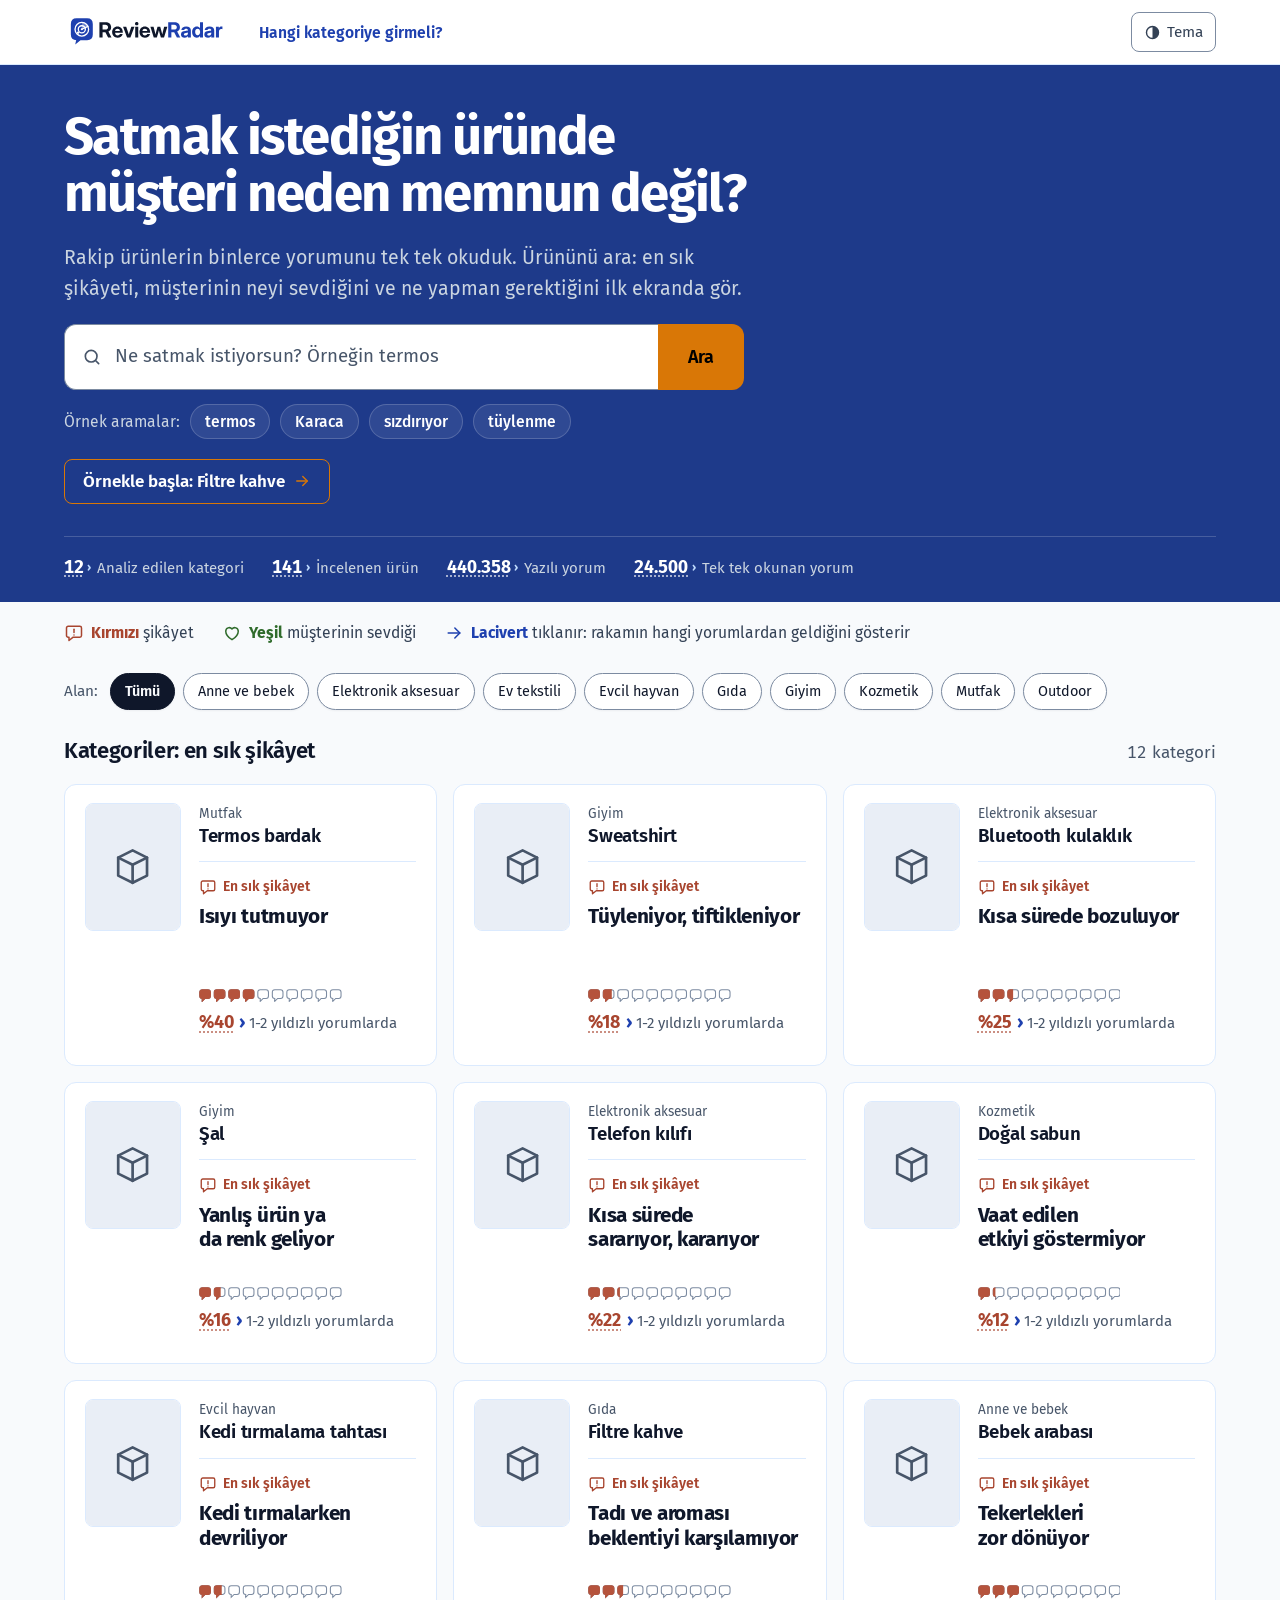
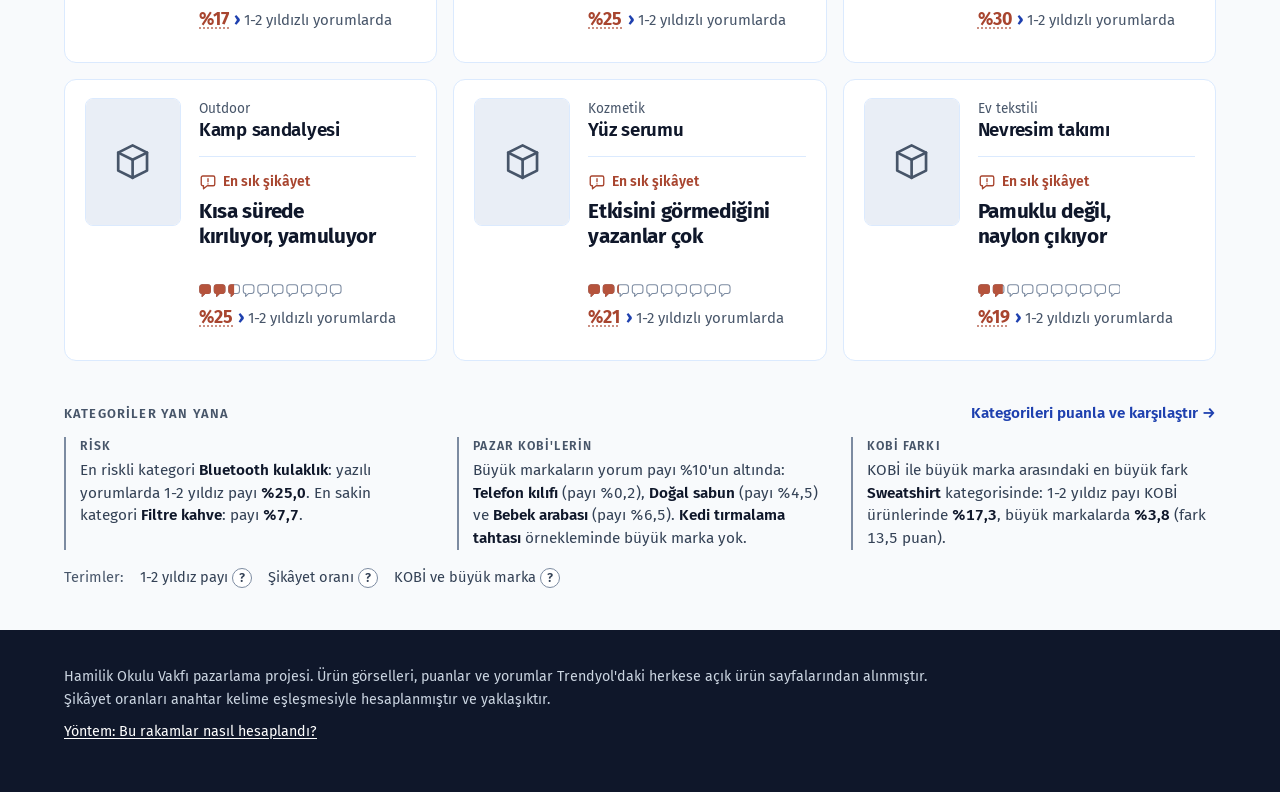
<file: index.html>
<!doctype html>
<html lang="tr">
<head>
<meta charset="utf-8">
<meta name="viewport" content="width=device-width, initial-scale=1">
<title>ReviewRadar</title>
<meta name="description" content="Satmak istediğin ürünün kategorisini ara, müşterilerin en çok neden şikâyet ettiğini gör.">
<meta name="theme-color" content="#ffffff" media="(prefers-color-scheme: light)">
<meta name="theme-color" content="#1A1D22" media="(prefers-color-scheme: dark)">
<meta property="og:type" content="website">
<meta property="og:site_name" content="ReviewRadar">
<meta property="og:locale" content="tr_TR">
<meta property="og:title" content="ReviewRadar: KOBİ'ler için müşteri yorumu analizi">
<meta property="og:description" content="Satmak istediğin ürünün kategorisini ara, müşterilerin en çok neden şikâyet ettiğini gör.">
<meta property="og:url" content="https://yskirca1.github.io/kobi-yorum-radari/">
<meta property="og:image" content="https://yskirca1.github.io/kobi-yorum-radari/logo/reviewradar_logo_acik.png">
<meta property="og:image:width" content="2166">
<meta property="og:image:height" content="510">
<meta property="og:image:alt" content="ReviewRadar logosu">
<meta name="twitter:card" content="summary_large_image">
<meta name="twitter:title" content="ReviewRadar: KOBİ'ler için müşteri yorumu analizi">
<meta name="twitter:description" content="Satmak istediğin ürünün kategorisini ara, müşterilerin en çok neden şikâyet ettiğini gör.">
<meta name="twitter:image" content="https://yskirca1.github.io/kobi-yorum-radari/logo/reviewradar_logo_acik.png">
<link rel="preconnect" href="https://fonts.googleapis.com">
<link rel="preconnect" href="https://fonts.gstatic.com" crossorigin>
<link href="https://fonts.googleapis.com/css2?family=Fira+Sans:wght@400;500;600;700&display=swap" rel="stylesheet">
<link rel="icon" href="favicon.svg" type="image/svg+xml">
<link rel="stylesheet" href="style.css?v=22">
<script>/* Tema ilk boyamadan önce: kayıtlı seçim (eski light/dark değeri Açık/Koyu olur) ya da Sistem */
(function(){var d=document.documentElement,c=null,ok=["acik","krem","adacayi","koyu","gece"];try{c=localStorage.getItem("rr_theme");}catch(e){}
c={light:"acik",dark:"koyu"}[c]||c;if(ok.indexOf(c)<0)c="sistem";d.dataset.themeChoice=c;
d.dataset.theme=c==="sistem"?(matchMedia("(prefers-color-scheme: dark)").matches?"koyu":"acik"):c;
var h=(location.hash||"").replace(/^#\/?/,"").split(/[\/?]/)[0];d.dataset.page=h||"home";})();</script>
</head>
<body>
<a class="skip" href="#app">İçeriğe geç</a>
<header class="top">
  <div class="top-in">
    <a class="logo" href="#/" aria-label="ReviewRadar ana sayfa"><svg class="logo-svg" viewBox="0 18 722 140" role="img" aria-label="ReviewRadar"><path d="M54.96,28 H101.03999999999999 Q126,28 126,52.96 V99.03999999999999 Q126,124 101.03999999999999,124 H72.24000000000001 L49.2,143.2 L53.04,124 H54.96 Q30,124 30,99.03999999999999 V52.96 Q30,28 54.96,28 Z" style="fill:var(--logo-bubble)"/><path d="M78.0,76.0 L78.00,46.24 A29.759999999999998,29.759999999999998 0 0 1 104.97,63.42 Z" style="fill:var(--logo-fg)" opacity=".35"/><circle cx="78.0" cy="76.0" r="29.759999999999998" fill="none" style="stroke:var(--logo-fg)" stroke-width="5.76"/><circle cx="78.0" cy="76.0" r="15.4752" fill="none" style="stroke:var(--logo-fg)" stroke-width="5.76"/><line x1="78.0" y1="76.0" x2="104.97" y2="63.42" style="stroke:var(--logo-fg)" stroke-width="5.76" stroke-linecap="round"/><circle cx="78.0" cy="76.0" r="4.800000000000001" style="fill:var(--logo-fg)"/><circle cx="61.63" cy="90.88" r="5.28" style="fill:var(--logo-fg)"/><path d="M154.986328125 112.0H168.822265625V88.595703125H180.951171875C180.99609375 88.595703125 181.041015625 88.595703125 181.0859375 88.595703125L192.9453125 112.0H207.76953125L194.337890625 85.990234375C201.83984375 82.53125 206.287109375 75.8828125 206.287109375 67.033203125C206.287109375 53.556640625 196.853515625 45.06640625 181.759765625 45.06640625H154.986328125ZM168.822265625 77.5V56.56640625H180.90625C188.228515625 56.56640625 192.765625 60.654296875 192.765625 67.033203125C192.765625 73.412109375 188.228515625 77.5 180.951171875 77.5ZM234.32015625 113.078125C245.82015625 113.078125 254.98421875 106.51953125 256.73617187499997 97.0859375H244.6521875C243.439296875 100.76953125 239.89046875 103.150390625 234.724453125 103.150390625C227.7615625 103.150390625 223.71859375 98.61328125 223.493984375 91.60546875H257.23031249999997V88.056640625C257.23031249999997 73.591796875 247.841640625 63.484375 233.8709375 63.484375C220.259609375 63.484375 210.60140625 73.861328125 210.60140625 88.326171875C210.60140625 102.74609375 219.94515625 113.078125 234.32015625 113.078125ZM223.583828125 83.16015625C224.302578125 77.23046875 228.21078125 73.546875 234.14046875 73.546875C240.115078125 73.546875 244.068203125 77.23046875 244.74203125 83.16015625ZM275.919609375 112.0H290.653984375L308.263359375 64.5625H294.517265625L286.790703125 88.01171875C285.66765625 91.740234375 284.544609375 95.513671875 283.466484375 99.2421875C282.388359375 95.513671875 281.2653125 91.740234375 280.052421875 88.01171875L272.236015625 64.5625H258.35515625ZM311.589375 112.0H324.841328125V64.5625H311.589375ZM318.192890625 58.587890625C322.5503125 58.587890625 325.739765625 55.578125 325.739765625 51.53515625C325.739765625 47.4921875 322.5503125 44.482421875 318.192890625 44.482421875C313.83546875 44.482421875 310.646015625 47.4921875 310.646015625 51.53515625C310.646015625 55.578125 313.83546875 58.587890625 318.192890625 58.587890625ZM353.99742187500004 113.078125C365.49742187500004 113.078125 374.66148437500004 106.51953125 376.41343750000004 97.0859375H364.32945312500004C363.11656250000004 100.76953125 359.56773437500004 103.150390625 354.40171875000004 103.150390625C347.43882812500004 103.150390625 343.39585937500004 98.61328125 343.17125000000004 91.60546875H376.90757812500004V88.056640625C376.90757812500004 73.591796875 367.51890625000004 63.484375 353.54820312500004 63.484375C339.93687500000004 63.484375 330.27867187500004 73.861328125 330.27867187500004 88.326171875C330.27867187500004 102.74609375 339.62242187500004 113.078125 353.99742187500004 113.078125ZM343.26109375000004 83.16015625C343.97984375000004 77.23046875 347.88804687500004 73.546875 353.81773437500004 73.546875C359.79234375000004 73.546875 363.74546875000004 77.23046875 364.41929687500004 83.16015625ZM392.63203125000007 112.0H406.24335937500007L411.81367187500007 93.1328125C412.98164062500007 89.134765625 414.05976562500007 84.912109375 415.13789062500007 80.689453125C416.21601562500007 84.912109375 417.29414062500007 89.134765625 418.41718750000007 93.1328125L423.94257812500007 112.0H437.64375000000007L452.24335937500007 64.5625H438.18281250000007L433.87031250000007 81.138671875C432.47773437500007 86.75390625 431.21992187500007 92.728515625 429.91718750000007 98.61328125C428.52460937500007 92.728515625 427.08710937500007 86.708984375 425.60468750000007 81.138671875L421.11250000000007 64.5625H409.16328125000007L404.62617187500007 81.138671875C403.14375000000007 86.75390625 401.70625000000007 92.7734375 400.26875000000007 98.658203125C398.96601562500007 92.7734375 397.66328125000007 86.75390625 396.22578125000007 81.138671875L391.86835937500007 64.5625H378.03242187500007Z" style="fill:var(--logo-ink)"/>
<path d="M455.92875000000004 112.0H469.76468750000004V88.595703125H481.89359375000004C481.93851562500004 88.595703125 481.98343750000004 88.595703125 482.02835937500004 88.595703125L493.88773437500004 112.0H508.71195312500004L495.28031250000004 85.990234375C502.78226562500004 82.53125 507.22953125000004 75.8828125 507.22953125000004 67.033203125C507.22953125000004 53.556640625 497.79593750000004 45.06640625 482.70218750000004 45.06640625H455.92875000000004ZM469.76468750000004 77.5V56.56640625H481.84867187500004C489.17093750000004 56.56640625 493.70804687500004 60.654296875 493.70804687500004 67.033203125C493.70804687500004 73.412109375 489.17093750000004 77.5 481.89359375000004 77.5ZM528.12 112.80859375C535.39734375 112.80859375 539.485234375 109.93359375 542.000859375 105.306640625H542.180546875V112.0H555.118046875V79.8359375C555.118046875 69.68359375 547.661015625 63.57421875 534.67859375 63.57421875C521.65125 63.57421875 513.9246875 69.7734375 513.340703125 79.56640625H525.7840625C526.098515625 75.927734375 529.332890625 73.412109375 534.274296875 73.412109375C539.125859375 73.412109375 542.04578125 75.837890625 542.04578125 79.341796875V79.65625C542.04578125 82.7109375 538.99109375 83.115234375 530.321171875 83.96875C520.438359375 84.8671875 511.813359375 87.921875 511.813359375 98.61328125C511.813359375 108.091796875 518.641484375 112.80859375 528.12 112.80859375ZM531.80359375 103.599609375C527.356328125 103.599609375 524.481328125 101.623046875 524.481328125 98.25390625C524.481328125 94.48046875 528.075078125 92.728515625 532.6121875 92.0546875C536.879765625 91.380859375 540.60828125 90.751953125 542.135625 89.8984375V94.66015625C542.135625 99.78125 538.1825 103.599609375 531.80359375 103.599609375ZM581.0846875 112.98828125C587.328828125 112.98828125 592.405 110.248046875 595.145234375 104.72265625H595.19015625V112.0H608.2175V45.06640625H595.01046875V71.12109375H594.965546875C591.910859375 66.0 587.149140625 63.57421875 580.99484375 63.57421875C568.8659375 63.57421875 560.555390625 73.681640625 560.555390625 88.236328125C560.555390625 103.10546875 568.68625 112.98828125 581.0846875 112.98828125ZM584.49875 102.20703125C578.074921875 102.20703125 573.8971875 97.130859375 573.8971875 88.236328125C573.8971875 79.341796875 578.074921875 74.265625 584.49875 74.265625C591.192109375 74.265625 595.639375 79.791015625 595.639375 88.236328125C595.639375 96.7265625 591.192109375 102.20703125 584.49875 102.20703125ZM630.2759374999999 112.80859375C637.5532812499999 112.80859375 641.6411718749999 109.93359375 644.1567968749999 105.306640625H644.3364843749999V112.0H657.2739843749999V79.8359375C657.2739843749999 69.68359375 649.8169531249999 63.57421875 636.8345312499999 63.57421875C623.8071874999999 63.57421875 616.0806249999999 69.7734375 615.4966406249999 79.56640625H627.9399999999999C628.2544531249999 75.927734375 631.4888281249999 73.412109375 636.4302343749999 73.412109375C641.2817968749999 73.412109375 644.2017187499999 75.837890625 644.2017187499999 79.341796875V79.65625C644.2017187499999 82.7109375 641.1470312499999 83.115234375 632.4771093749999 83.96875C622.5942968749999 84.8671875 613.9692968749999 87.921875 613.9692968749999 98.61328125C613.9692968749999 108.091796875 620.7974218749999 112.80859375 630.2759374999999 112.80859375ZM633.9595312499999 103.599609375C629.5122656249999 103.599609375 626.6372656249999 101.623046875 626.6372656249999 98.25390625C626.6372656249999 94.48046875 630.2310156249999 92.728515625 634.7681249999999 92.0546875C639.0357031249999 91.380859375 642.7642187499999 90.751953125 644.2915624999999 89.8984375V94.66015625C644.2915624999999 99.78125 640.3384374999999 103.599609375 633.9595312499999 103.599609375ZM664.7777343749999 112.0H678.0296874999999V86.3046875C678.0296874999999 79.162109375 682.0277343749999 75.388671875 687.4632812499999 75.388671875C689.7093749999999 75.388671875 692.1800781249999 75.568359375 693.1683593749999 75.61328125V64.337890625C692.0902343749999 64.29296875 690.7874999999999 64.248046875 689.2601562499999 64.248046875C683.0160156249999 64.248046875 679.4222656249999 66.943359375 677.6703124999999 72.6484375H677.5355468749999V64.5625H664.7777343749999Z" style="fill:var(--logo-accent)"/></svg></a>
    <form class="search" id="search" role="search" autocomplete="off">
      <input id="q" type="search" placeholder="Kategori, marka ya da şikâyet ara" aria-label="Kategori, ürün, marka ya da şikâyet ara" role="combobox" aria-autocomplete="list" aria-expanded="false" aria-controls="suggest">
      <button type="submit">Ara</button>
      <ul class="suggest" id="suggest" role="listbox" aria-label="Arama önerileri" hidden></ul>
    </form>
    <a class="top-link" id="nav-firsat" href="#/firsat">Hangi kategori<span class="tl-long">ye girmeli</span>?</a>
    <div class="theme-pick">
      <button type="button" class="theme-btn" id="theme" aria-haspopup="menu" aria-expanded="false" aria-controls="theme-menu">
        <svg viewBox="0 0 24 24" fill="none" stroke="currentColor" stroke-width="2" aria-hidden="true"><circle cx="12" cy="12" r="8.5"/><path d="M12 3.5a8.5 8.5 0 0 1 0 17z" fill="currentColor" stroke="none"/></svg>
        <span class="tb-l">Tema</span><span class="sr-only" id="theme-cur"></span>
      </button>
      <div class="theme-menu" id="theme-menu" role="menu" aria-label="Tema seç" hidden>
        <button type="button" role="menuitemradio" aria-checked="false" tabindex="-1" data-theme-v="sistem"><span class="sw sw-sys" aria-hidden="true"><span class="sw" data-theme="acik"><i></i><i></i><i></i></span><span class="sw" data-theme="koyu"><i></i><i></i><i></i></span></span><span>Sistem</span></button>
        <button type="button" role="menuitemradio" aria-checked="false" tabindex="-1" data-theme-v="acik"><span class="sw" data-theme="acik" aria-hidden="true"><i></i><i></i><i></i></span><span>Açık</span></button>
        <button type="button" role="menuitemradio" aria-checked="false" tabindex="-1" data-theme-v="krem"><span class="sw" data-theme="krem" aria-hidden="true"><i></i><i></i><i></i></span><span>Krem</span></button>
        <button type="button" role="menuitemradio" aria-checked="false" tabindex="-1" data-theme-v="adacayi"><span class="sw" data-theme="adacayi" aria-hidden="true"><i></i><i></i><i></i></span><span>Adaçayı</span></button>
        <button type="button" role="menuitemradio" aria-checked="false" tabindex="-1" data-theme-v="koyu"><span class="sw" data-theme="koyu" aria-hidden="true"><i></i><i></i><i></i></span><span>Koyu</span></button>
        <button type="button" role="menuitemradio" aria-checked="false" tabindex="-1" data-theme-v="gece"><span class="sw" data-theme="gece" aria-hidden="true"><i></i><i></i><i></i></span><span>Gece mavisi</span></button>
      </div>
    </div>
  </div>
</header>
<main id="app" class="wrap" tabindex="-1"><div class="loading" role="status"><p class="muted">Yükleniyor…</p></div></main>
<div class="cmpbar" id="cmpbar" role="region" aria-label="Karşılaştırma seçimi" hidden>
  <div class="cmpbar-in">
    <div class="cmpbar-items" id="cmpbar-items"></div>
    <div class="cmpbar-msg" id="cmpbar-msg" aria-live="polite"></div>
    <div class="cmpbar-act" id="cmpbar-act">
      <button type="button" class="btn ghost" id="cmp-clear">Temizle</button>
      <a class="btn" id="cmp-go" href="#/karsilastir">Karşılaştır</a>
    </div>
  </div>
</div>
<footer class="foot wrap">
  <p>Hamilik Okulu Vakfı pazarlama projesi. Ürün görselleri, puanlar ve yorumlar Trendyol'daki herkese açık ürün sayfalarından alınmıştır. Şikâyet oranları anahtar kelime eşleşmesiyle hesaplanmıştır ve yaklaşıktır.</p>
  <p><a href="#/yontem">Yöntem: Bu rakamlar nasıl hesaplandı?</a></p>
</footer>
<script src="app.js?v=22"></script>
</body>
</html>
</file>
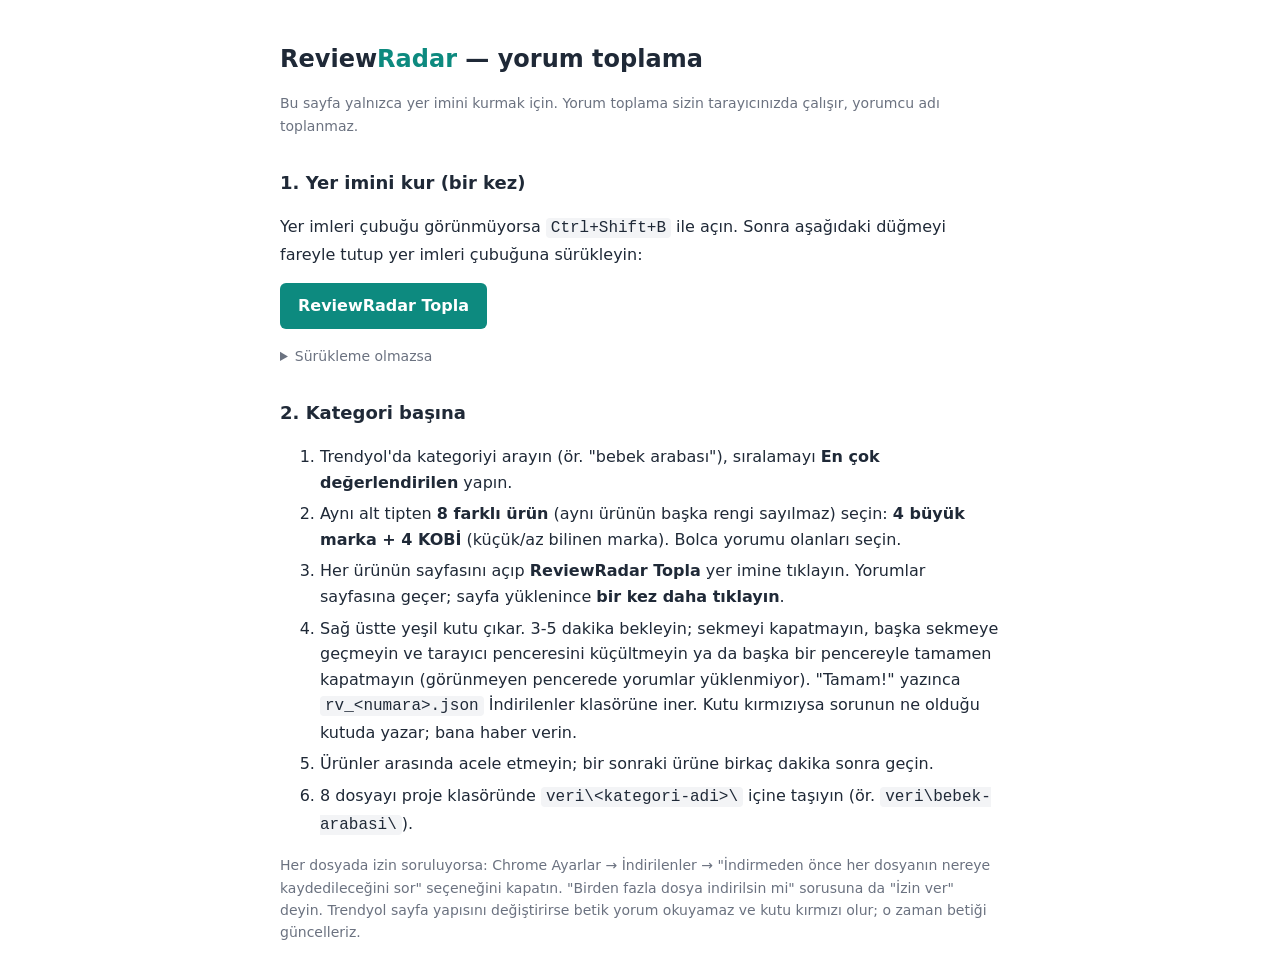
<file: tools/yer_imi.html>
<!DOCTYPE html>
<html lang="tr"><head><meta charset="utf-8"><title>ReviewRadar — Yorum toplama yer imi</title>
<style>
body{font:16px/1.6 "IBM Plex Sans",system-ui,sans-serif;max-width:720px;margin:40px auto;padding:0 20px;color:#1f2937}
h1{font-size:24px;margin-bottom:4px} h2{font-size:18px;margin-top:32px}
.yerimi{display:inline-block;background:#0d8a7f;color:#fff;font-weight:600;padding:10px 18px;border-radius:6px;text-decoration:none;cursor:grab}
code{background:#f3f4f6;padding:1px 5px;border-radius:4px} li{margin:6px 0}
textarea{width:100%;height:80px;font:12px monospace} .not{color:#6b7280;font-size:14px}
</style></head><body>
<h1>Review<span style="color:#0d8a7f">Radar</span> — yorum toplama</h1>
<p class="not">Bu sayfa yalnızca yer imini kurmak için. Yorum toplama sizin tarayıcınızda çalışır, yorumcu adı toplanmaz.</p>

<h2>1. Yer imini kur (bir kez)</h2>
<p>Yer imleri çubuğu görünmüyorsa <code>Ctrl+Shift+B</code> ile açın. Sonra aşağıdaki düğmeyi fareyle tutup yer imleri çubuğuna sürükleyin:</p>
<p><a class="yerimi" href="javascript:(async%20()%20%3D%3E%20%7B%0Aif%20(window.__rvCalisiyor)%20return%3B%0Aconst%20m%20%3D%20location.href.match(%2F-p-(%5Cd%2B)%2F)%3B%0Aif%20(!%2Ftrendyol%5C.com%2F.test(location.host)%20%7C%7C%20!m)%20%7B%20alert(&#x27;ReviewRadar%3A%20Bir%20Trendyol%20%C3%BCr%C3%BCn%20sayfas%C4%B1nda%20%C3%A7al%C4%B1%C5%9Ft%C4%B1r%C4%B1n.&#x27;)%3B%20return%3B%20%7D%0Aif%20(!%2F%5C%2Fyorumlar%2F.test(location.pathname))%20%7B%0Aalert(&#x27;ReviewRadar%3A%20Yorumlar%20sayfas%C4%B1%20a%C3%A7%C4%B1l%C4%B1yor.%20Sayfa%20y%C3%BCklenince%20yer%20imine%20tekrar%20t%C4%B1klay%C4%B1n.&#x27;)%3B%0Alocation.href%20%3D%20location.origin%20%2B%20location.pathname.replace(%2F%5C%2F%24%2F%2C%20&#x27;&#x27;)%20%2B%20&#x27;%2Fyorumlar&#x27;%3B%0Areturn%3B%0A%7D%0Awindow.__rvCalisiyor%20%3D%20true%3B%0Aconst%20kutu%20%3D%20document.createElement(&#x27;div&#x27;)%3B%0Akutu.style.cssText%20%3D%20&#x27;position%3Afixed%3Btop%3A16px%3Bright%3A16px%3Bz-index%3A2147483647%3Bbackground%3A%230d8a7f%3Bcolor%3A%23fff%3Bfont%3A600%2015px%2F1.4%20sans-serif%3Bpadding%3A12px%2016px%3Bborder-radius%3A8px%3Bbox-shadow%3A0%202px%208px%20rgba(0%2C0%2C0%2C.3)%3Bmax-width%3A320px&#x27;%3B%0Aconst%20durum%20%3D%20(t)%20%3D%3E%20%7B%20kutu.textContent%20%3D%20&#x27;ReviewRadar%3A%20&#x27;%20%2B%20t%3B%20%7D%3B%0Adocument.body.appendChild(kutu)%3B%0Adurum(&#x27;Ba%C5%9Flad%C4%B1%2C%20sekmeyi%20kapatmay%C4%B1n%E2%80%A6&#x27;)%3B%0Aconst%20sleep%20%3D%20(ms)%20%3D%3E%20new%20Promise((r)%20%3D%3E%20setTimeout(r%2C%20ms))%3B%0Aconst%20rows%20%3D%20()%20%3D%3E%20%5B...document.querySelectorAll(&#x27;.review-list%20.review&#x27;)%5D%3B%0Aasync%20function%20load(max%2C%20etiket)%20%7B%0Alet%20last%20%3D%20-1%2C%20stable%20%3D%200%3B%0Afor%20(let%20i%20%3D%200%3B%20i%20%3C%20120%20%26%26%20rows().length%20%3C%20max%3B%20i%2B%2B)%20%7B%0Aconst%20L%20%3D%20document.querySelector(&#x27;.review-list&#x27;)%2C%20son%20%3D%20L%20%26%26%20(L.lastElementChild%20%7C%7C%20rows().pop())%3B%0Aif%20(stable%20%25%202)%20%7B%20window.scrollBy(0%2C%20-400)%3B%20await%20sleep(300)%3B%20%7D%0Ason%20%26%26%20son.scrollIntoView(%7B%20block%3A%20&#x27;end&#x27;%20%7D)%3B%20await%20sleep(900)%3B%0Aif%20(rows().length%20%3D%3D%3D%20last)%20%7B%20window.scrollTo(0%2C%20document.body.scrollHeight)%3B%20await%20sleep(900)%3B%20%7D%0Aconst%20n%20%3D%20rows().length%3B%20durum(etiket%20%2B%20&#x27;%3A%20&#x27;%20%2B%20Math.min(n%2C%20max)%20%2B%20&#x27;%20yorum%E2%80%A6&#x27;)%3B%0Aif%20(n%20%3D%3D%3D%20last)%20%7B%20if%20(%2B%2Bstable%20%3E%3D%208)%20break%3B%20%7D%20else%20stable%20%3D%200%3B%20last%20%3D%20n%3B%0A%7D%0A%5B...document.querySelectorAll(&#x27;.review-list%20button%2C%20.review-list%20span&#x27;)%5D.filter((b)%20%3D%3E%20b.innerText%20%26%26%20b.innerText.trim()%20%3D%3D%3D%20&#x27;Devam%C4%B1n%C4%B1%20Oku&#x27;).forEach((b)%20%3D%3E%20%7B%20try%20%7B%20b.click()%3B%20%7D%20catch%20(e)%20%7B%7D%20%7D)%3B%0Aawait%20sleep(600)%3B%0Areturn%20rows().slice(0%2C%20max).map((r)%20%3D%3E%20%7B%0Aconst%20c%20%3D%20r.querySelector(&#x27;.review-stars&#x27;)%2C%20fs%20%3D%20c%20%26%26%20c.querySelector(&#x27;.star-rating-full-star&#x27;)%3B%0Aconst%20w%20%3D%20c%20%3F%20c.getBoundingClientRect().width%20%3A%200%2C%20p%20%3D%20fs%20%3F%20parseFloat(fs.style.paddingInlineEnd)%20%7C%7C%200%20%3A%200%3B%0Areturn%20%7B%0Astars%3A%20w%20%3F%20Math.round(5%20*%20(w%20-%20p)%20%2F%20w)%20%3A%20null%2C%0Atext%3A%20(r.querySelector(&#x27;.review-comment&#x27;)%3F.innerText%20%7C%7C%20&#x27;&#x27;).replace(%2F%5Cs*Devam%C4%B1n%C4%B1%20Oku%5Cs*%24%2F%2C%20&#x27;&#x27;).trim()%2C%0Adate%3A%20%5B...(r.querySelector(&#x27;.date&#x27;)%3F.querySelectorAll(&#x27;span&#x27;)%20%7C%7C%20%5B%5D)%5D.map((s)%20%3D%3E%20s.innerText).join(&#x27;%20&#x27;)%2C%0Aseller%3A%20r.querySelector(&#x27;.seller-name-wrapper%20strong&#x27;)%3F.innerText%20%7C%7C%20&#x27;&#x27;%2C%0A%7D%3B%0A%7D)%3B%0A%7D%0Atry%20%7B%0Aawait%20sleep(1500)%3B%0Aconst%20id%20%3D%20m%5B1%5D%3B%0Aconst%20cb%20%3D%20(s)%20%3D%3E%20document.getElementById(%60filter-checkbox-rate-%24%7B5%20-%20s%7D-%24%7Bs%7D%60)%3B%0Aconst%20isaretli%20%3D%20(s)%20%3D%3E%20cb(s)%3F.getAttribute(&#x27;aria-checked&#x27;)%20%3D%3D%3D%20&#x27;true&#x27;%3B%0Aconst%20tid%20%3D%20(t)%20%3D%3E%20document.querySelector(%60%5Bdata-testid%3D%22%24%7Bt%7D%22%5D%60)%3B%0Aconst%20menuAcik%20%3D%20()%20%3D%3E%20!!(cb(1)%20%7C%7C%20cb(5))%3B%0Aasync%20function%20puanAc()%20%7B%20if%20(!menuAcik())%20%7B%20tid(&#x27;filter-toggle-rate&#x27;)%3F.click()%3B%20await%20sleep(1200)%3B%20%7D%20%7D%0Aasync%20function%20puanKapat()%20%7B%20if%20(menuAcik())%20%7B%20tid(&#x27;filter-toggle-rate&#x27;)%3F.click()%3B%20await%20sleep(500)%3B%20%7D%20%7D%0Aasync%20function%20filtrele(istenen)%20%7B%0Awindow.scrollTo(0%2C%200)%3B%20await%20sleep(500)%3B%20await%20puanAc()%3B%0Aif%20(!menuAcik())%20return%20false%3B%0Afor%20(const%20s%20of%20%5B1%2C%202%2C%203%2C%204%2C%205%5D)%20if%20(cb(s)%20%26%26%20isaretli(s)%20!%3D%3D%20istenen.includes(s))%20%7B%20cb(s).click()%3B%20await%20sleep(300)%3B%20%7D%0Aawait%20sleep(300)%3B%0Aconst%20ok%20%3D%20%5B1%2C%202%2C%203%2C%204%2C%205%5D.every((s)%20%3D%3E%20!cb(s)%20%7C%7C%20isaretli(s)%20%3D%3D%3D%20istenen.includes(s))%3B%0Aconst%20uygula%20%3D%20tid(&#x27;filter-apply-button-rate&#x27;)%3B%0Aif%20(!ok%20%7C%7C%20!uygula)%20return%20false%3B%0Auygula.click()%3B%20await%20sleep(3000)%3B%0Awindow.scrollTo(0%2C%200)%3B%20await%20sleep(500)%3B%0Areturn%20true%3B%0A%7D%0Adurum(&#x27;Filtre%20s%C4%B1f%C4%B1rlan%C4%B1yor%E2%80%A6&#x27;)%3B%0Aawait%20puanAc()%3B%0Aconst%20temiz%20%3D%20!%5B1%2C%202%2C%203%2C%204%2C%205%5D.some(isaretli)%3B%0Aif%20(!temiz)%20await%20filtrele(%5B%5D)%3B%20else%20await%20puanKapat()%3B%0Aconst%20sm%20%3D%20document.body.innerText.match(%2F(%5B%5Cd.%2C%5D%2B)%5Cs*%5Cn%3F%5Cs*De%C4%9Ferlendirme%5Cs*%5Cn%3F%5Cs*(%5B%5Cd.%2C%5D%2B)%5Cs*%5Cn%3F%5Cs*Yorum%2F)%20%7C%7C%20%5B%5D%3B%0Aconst%20og%20%3D%20document.querySelector(&#x27;meta%5Bproperty%3D%22og%3Aimage%22%5D&#x27;)%3F.content%20%7C%7C%20&#x27;&#x27;%3B%0Aconst%20img%20%3D%20%5B...document.images%5D.map((i)%20%3D%3E%20i.currentSrc%20%7C%7C%20i.src).find((s)%20%3D%3E%20%2Fdsmcdn%5C.com%2F.test(s)%20%26%26%20%2F%5C%2Fprod%5C%2F%2F.test(s))%20%7C%7C%20&#x27;&#x27;%3B%0Aconst%20gorsel%20%3D%20%2F%5C%2Fprod%5C%2F%7C%5C%2Fproduct%5C%2Fmedia%5C%2F%2F.test(og)%20%3F%20og%20%3A%20(img%20%7C%7C%20og)%3B%0Aconst%20meta%20%3D%20%7B%20id%2C%20url%3A%20location.href.split(&#x27;%3F&#x27;)%5B0%5D%2C%20title%3A%20document.title.replace(%2F%20Kullan%C4%B1c%C4%B1%20Yorumlar%C4%B1.*%2F%2C%20&#x27;&#x27;)%2C%20ratings%3A%20sm%5B1%5D%2C%20reviews%3A%20sm%5B2%5D%2C%20gorsel%2C%20toplama_tarihi%3A%20new%20Date().toISOString()%20%7D%3B%0Aconst%20top%20%3D%20await%20load(100%2C%20&#x27;%C3%96nerilen&#x27;)%3B%0Awindow.scrollTo(0%2C%200)%3B%20await%20sleep(500)%3B%20await%20puanAc()%3B%0Aconst%20dist%20%3D%20%7B%7D%3B%20%5B1%2C%202%2C%203%2C%204%2C%205%5D.forEach((s)%20%3D%3E%20%7B%20const%20l%20%3D%20document.querySelector(%60label%5Bfor%3D%22filter-checkbox-rate-%24%7B5%20-%20s%7D-%24%7Bs%7D%22%5D%20.count%60)%3B%20dist%5Bs%5D%20%3D%20l%20%3F%20%2Bl.innerText.replace(%2F%5CD%2Fg%2C%20&#x27;&#x27;)%20%3A%200%3B%20%7D)%3B%0Alet%20neg%20%3D%20%5B%5D%3B%0Aif%20(dist%5B1%5D%20%2B%20dist%5B2%5D%20%3E%200%20%26%26%20await%20filtrele(%5B1%2C%202%5D))%20neg%20%3D%20await%20load(100%2C%20&#x27;1-2%20y%C4%B1ld%C4%B1z&#x27;)%3B%0Aif%20(neg.length)%20await%20filtrele(%5B%5D)%3B%0Aconst%20veri%20%3D%20%7B%20meta%2C%20dist%2C%20top%2C%20neg%20%7D%3B%0Aconst%20json%20%3D%20JSON.stringify(veri)%3B%0Atry%20%7B%20localStorage.setItem(&#x27;rv_&#x27;%20%2B%20id%2C%20json)%3B%20%7D%20catch%20(e)%20%7B%7D%0Aconst%20a%20%3D%20document.createElement(&#x27;a&#x27;)%3B%0Aa.href%20%3D%20URL.createObjectURL(new%20Blob(%5Bjson%5D%2C%20%7B%20type%3A%20&#x27;application%2Fjson&#x27;%20%7D))%3B%0Aa.download%20%3D%20&#x27;rv_&#x27;%20%2B%20id%20%2B%20&#x27;.json&#x27;%3B%0Adocument.body.appendChild(a)%3B%20a.click()%3B%20a.remove()%3B%0Aconst%20toplam%20%3D%20%5B1%2C%202%2C%203%2C%204%2C%205%5D.reduce((t%2C%20s)%20%3D%3E%20t%20%2B%20dist%5Bs%5D%2C%200)%3B%0Aconst%20bekTop%20%3D%20Math.min(100%2C%20toplam)%2C%20bekNeg%20%3D%20Math.min(100%2C%20dist%5B1%5D%20%2B%20dist%5B2%5D)%3B%0Aconst%20sorun%20%3D%20%5B%5D%3B%0Aif%20(top.length%20%3D%3D%3D%200)%20sorun.push(&#x27;hi%C3%A7%20yorum%20okunamad%C4%B1%2C%20sayfa%20yap%C4%B1s%C4%B1%20de%C4%9Fi%C5%9Fmi%C5%9F%20olabilir&#x27;)%3B%0Aif%20(neg.some((r)%20%3D%3E%20r.stars%20%3E%202))%20sorun.push(&#x27;1-2%20y%C4%B1ld%C4%B1z%20listesinde%20y%C3%BCksek%20puanl%C4%B1%20yorum%20var%2C%20filtre%20%C3%A7al%C4%B1%C5%9Fmam%C4%B1%C5%9F&#x27;)%3B%0Aif%20(top.length%20%26%26%20top.length%20%3C%20bekTop%20*%200.9)%20sorun.push(&#x27;%C3%B6nerilen%20&#x27;%20%2B%20top.length%20%2B%20&#x27;%2F&#x27;%20%2B%20bekTop%20%2B%20&#x27;%20eksik&#x27;)%3B%0Aif%20(neg.length%20%3C%20bekNeg%20*%200.9)%20sorun.push(&#x27;1-2%20y%C4%B1ld%C4%B1z%20&#x27;%20%2B%20neg.length%20%2B%20&#x27;%2F&#x27;%20%2B%20bekNeg%20%2B%20&#x27;%20eksik&#x27;)%3B%0Adurum((sorun.length%20%3F%20&#x27;Dosya%20indi%20ama%20SORUN%20VAR%3A%20&#x27;%20%2B%20sorun.join(&#x27;%3B%20&#x27;)%20%2B%20&#x27;.%20&#x27;%20%3A%20&#x27;Tamam!%20&#x27;)%20%2B%20&#x27;rv_&#x27;%20%2B%20id%20%2B%20&#x27;.json%20%E2%80%94%20%C3%B6nerilen%20&#x27;%20%2B%20top.length%20%2B%20&#x27;%2C%201-2%20y%C4%B1ld%C4%B1z%20&#x27;%20%2B%20neg.length%20%2B%20&#x27;.&#x27;)%3B%0Akutu.style.background%20%3D%20sorun.length%20%3F%20&#x27;%23b91c1c&#x27;%20%3A%20&#x27;%230d8a7f&#x27;%3B%0A%7D%20catch%20(e)%20%7B%0Adurum(&#x27;Hata%3A%20&#x27;%20%2B%20e.message%20%2B%20&#x27;%20%E2%80%94%20sayfay%C4%B1%20yenileyip%20tekrar%20deneyin.&#x27;)%3B%0Akutu.style.background%20%3D%20&#x27;%23b91c1c&#x27;%3B%0A%7D%20finally%20%7B%0Awindow.__rvCalisiyor%20%3D%20false%3B%0A%7D%0A%7D)()%3B">ReviewRadar Topla</a></p>
<details><summary class="not">Sürükleme olmazsa</summary>
<p class="not">Yer imleri çubuğuna sağ tıklayın → "Sayfa ekle" seçin. Ad: <code>ReviewRadar Topla</code>. URL alanına aşağıdaki metnin tamamını yapıştırın.</p>
<textarea readonly onclick="this.select()">javascript:(async%20()%20%3D%3E%20%7B%0Aif%20(window.__rvCalisiyor)%20return%3B%0Aconst%20m%20%3D%20location.href.match(%2F-p-(%5Cd%2B)%2F)%3B%0Aif%20(!%2Ftrendyol%5C.com%2F.test(location.host)%20%7C%7C%20!m)%20%7B%20alert(&#x27;ReviewRadar%3A%20Bir%20Trendyol%20%C3%BCr%C3%BCn%20sayfas%C4%B1nda%20%C3%A7al%C4%B1%C5%9Ft%C4%B1r%C4%B1n.&#x27;)%3B%20return%3B%20%7D%0Aif%20(!%2F%5C%2Fyorumlar%2F.test(location.pathname))%20%7B%0Aalert(&#x27;ReviewRadar%3A%20Yorumlar%20sayfas%C4%B1%20a%C3%A7%C4%B1l%C4%B1yor.%20Sayfa%20y%C3%BCklenince%20yer%20imine%20tekrar%20t%C4%B1klay%C4%B1n.&#x27;)%3B%0Alocation.href%20%3D%20location.origin%20%2B%20location.pathname.replace(%2F%5C%2F%24%2F%2C%20&#x27;&#x27;)%20%2B%20&#x27;%2Fyorumlar&#x27;%3B%0Areturn%3B%0A%7D%0Awindow.__rvCalisiyor%20%3D%20true%3B%0Aconst%20kutu%20%3D%20document.createElement(&#x27;div&#x27;)%3B%0Akutu.style.cssText%20%3D%20&#x27;position%3Afixed%3Btop%3A16px%3Bright%3A16px%3Bz-index%3A2147483647%3Bbackground%3A%230d8a7f%3Bcolor%3A%23fff%3Bfont%3A600%2015px%2F1.4%20sans-serif%3Bpadding%3A12px%2016px%3Bborder-radius%3A8px%3Bbox-shadow%3A0%202px%208px%20rgba(0%2C0%2C0%2C.3)%3Bmax-width%3A320px&#x27;%3B%0Aconst%20durum%20%3D%20(t)%20%3D%3E%20%7B%20kutu.textContent%20%3D%20&#x27;ReviewRadar%3A%20&#x27;%20%2B%20t%3B%20%7D%3B%0Adocument.body.appendChild(kutu)%3B%0Adurum(&#x27;Ba%C5%9Flad%C4%B1%2C%20sekmeyi%20kapatmay%C4%B1n%E2%80%A6&#x27;)%3B%0Aconst%20sleep%20%3D%20(ms)%20%3D%3E%20new%20Promise((r)%20%3D%3E%20setTimeout(r%2C%20ms))%3B%0Aconst%20rows%20%3D%20()%20%3D%3E%20%5B...document.querySelectorAll(&#x27;.review-list%20.review&#x27;)%5D%3B%0Aasync%20function%20load(max%2C%20etiket)%20%7B%0Alet%20last%20%3D%20-1%2C%20stable%20%3D%200%3B%0Afor%20(let%20i%20%3D%200%3B%20i%20%3C%20120%20%26%26%20rows().length%20%3C%20max%3B%20i%2B%2B)%20%7B%0Aconst%20L%20%3D%20document.querySelector(&#x27;.review-list&#x27;)%2C%20son%20%3D%20L%20%26%26%20(L.lastElementChild%20%7C%7C%20rows().pop())%3B%0Aif%20(stable%20%25%202)%20%7B%20window.scrollBy(0%2C%20-400)%3B%20await%20sleep(300)%3B%20%7D%0Ason%20%26%26%20son.scrollIntoView(%7B%20block%3A%20&#x27;end&#x27;%20%7D)%3B%20await%20sleep(900)%3B%0Aif%20(rows().length%20%3D%3D%3D%20last)%20%7B%20window.scrollTo(0%2C%20document.body.scrollHeight)%3B%20await%20sleep(900)%3B%20%7D%0Aconst%20n%20%3D%20rows().length%3B%20durum(etiket%20%2B%20&#x27;%3A%20&#x27;%20%2B%20Math.min(n%2C%20max)%20%2B%20&#x27;%20yorum%E2%80%A6&#x27;)%3B%0Aif%20(n%20%3D%3D%3D%20last)%20%7B%20if%20(%2B%2Bstable%20%3E%3D%208)%20break%3B%20%7D%20else%20stable%20%3D%200%3B%20last%20%3D%20n%3B%0A%7D%0A%5B...document.querySelectorAll(&#x27;.review-list%20button%2C%20.review-list%20span&#x27;)%5D.filter((b)%20%3D%3E%20b.innerText%20%26%26%20b.innerText.trim()%20%3D%3D%3D%20&#x27;Devam%C4%B1n%C4%B1%20Oku&#x27;).forEach((b)%20%3D%3E%20%7B%20try%20%7B%20b.click()%3B%20%7D%20catch%20(e)%20%7B%7D%20%7D)%3B%0Aawait%20sleep(600)%3B%0Areturn%20rows().slice(0%2C%20max).map((r)%20%3D%3E%20%7B%0Aconst%20c%20%3D%20r.querySelector(&#x27;.review-stars&#x27;)%2C%20fs%20%3D%20c%20%26%26%20c.querySelector(&#x27;.star-rating-full-star&#x27;)%3B%0Aconst%20w%20%3D%20c%20%3F%20c.getBoundingClientRect().width%20%3A%200%2C%20p%20%3D%20fs%20%3F%20parseFloat(fs.style.paddingInlineEnd)%20%7C%7C%200%20%3A%200%3B%0Areturn%20%7B%0Astars%3A%20w%20%3F%20Math.round(5%20*%20(w%20-%20p)%20%2F%20w)%20%3A%20null%2C%0Atext%3A%20(r.querySelector(&#x27;.review-comment&#x27;)%3F.innerText%20%7C%7C%20&#x27;&#x27;).replace(%2F%5Cs*Devam%C4%B1n%C4%B1%20Oku%5Cs*%24%2F%2C%20&#x27;&#x27;).trim()%2C%0Adate%3A%20%5B...(r.querySelector(&#x27;.date&#x27;)%3F.querySelectorAll(&#x27;span&#x27;)%20%7C%7C%20%5B%5D)%5D.map((s)%20%3D%3E%20s.innerText).join(&#x27;%20&#x27;)%2C%0Aseller%3A%20r.querySelector(&#x27;.seller-name-wrapper%20strong&#x27;)%3F.innerText%20%7C%7C%20&#x27;&#x27;%2C%0A%7D%3B%0A%7D)%3B%0A%7D%0Atry%20%7B%0Aawait%20sleep(1500)%3B%0Aconst%20id%20%3D%20m%5B1%5D%3B%0Aconst%20cb%20%3D%20(s)%20%3D%3E%20document.getElementById(%60filter-checkbox-rate-%24%7B5%20-%20s%7D-%24%7Bs%7D%60)%3B%0Aconst%20isaretli%20%3D%20(s)%20%3D%3E%20cb(s)%3F.getAttribute(&#x27;aria-checked&#x27;)%20%3D%3D%3D%20&#x27;true&#x27;%3B%0Aconst%20tid%20%3D%20(t)%20%3D%3E%20document.querySelector(%60%5Bdata-testid%3D%22%24%7Bt%7D%22%5D%60)%3B%0Aconst%20menuAcik%20%3D%20()%20%3D%3E%20!!(cb(1)%20%7C%7C%20cb(5))%3B%0Aasync%20function%20puanAc()%20%7B%20if%20(!menuAcik())%20%7B%20tid(&#x27;filter-toggle-rate&#x27;)%3F.click()%3B%20await%20sleep(1200)%3B%20%7D%20%7D%0Aasync%20function%20puanKapat()%20%7B%20if%20(menuAcik())%20%7B%20tid(&#x27;filter-toggle-rate&#x27;)%3F.click()%3B%20await%20sleep(500)%3B%20%7D%20%7D%0Aasync%20function%20filtrele(istenen)%20%7B%0Awindow.scrollTo(0%2C%200)%3B%20await%20sleep(500)%3B%20await%20puanAc()%3B%0Aif%20(!menuAcik())%20return%20false%3B%0Afor%20(const%20s%20of%20%5B1%2C%202%2C%203%2C%204%2C%205%5D)%20if%20(cb(s)%20%26%26%20isaretli(s)%20!%3D%3D%20istenen.includes(s))%20%7B%20cb(s).click()%3B%20await%20sleep(300)%3B%20%7D%0Aawait%20sleep(300)%3B%0Aconst%20ok%20%3D%20%5B1%2C%202%2C%203%2C%204%2C%205%5D.every((s)%20%3D%3E%20!cb(s)%20%7C%7C%20isaretli(s)%20%3D%3D%3D%20istenen.includes(s))%3B%0Aconst%20uygula%20%3D%20tid(&#x27;filter-apply-button-rate&#x27;)%3B%0Aif%20(!ok%20%7C%7C%20!uygula)%20return%20false%3B%0Auygula.click()%3B%20await%20sleep(3000)%3B%0Awindow.scrollTo(0%2C%200)%3B%20await%20sleep(500)%3B%0Areturn%20true%3B%0A%7D%0Adurum(&#x27;Filtre%20s%C4%B1f%C4%B1rlan%C4%B1yor%E2%80%A6&#x27;)%3B%0Aawait%20puanAc()%3B%0Aconst%20temiz%20%3D%20!%5B1%2C%202%2C%203%2C%204%2C%205%5D.some(isaretli)%3B%0Aif%20(!temiz)%20await%20filtrele(%5B%5D)%3B%20else%20await%20puanKapat()%3B%0Aconst%20sm%20%3D%20document.body.innerText.match(%2F(%5B%5Cd.%2C%5D%2B)%5Cs*%5Cn%3F%5Cs*De%C4%9Ferlendirme%5Cs*%5Cn%3F%5Cs*(%5B%5Cd.%2C%5D%2B)%5Cs*%5Cn%3F%5Cs*Yorum%2F)%20%7C%7C%20%5B%5D%3B%0Aconst%20og%20%3D%20document.querySelector(&#x27;meta%5Bproperty%3D%22og%3Aimage%22%5D&#x27;)%3F.content%20%7C%7C%20&#x27;&#x27;%3B%0Aconst%20img%20%3D%20%5B...document.images%5D.map((i)%20%3D%3E%20i.currentSrc%20%7C%7C%20i.src).find((s)%20%3D%3E%20%2Fdsmcdn%5C.com%2F.test(s)%20%26%26%20%2F%5C%2Fprod%5C%2F%2F.test(s))%20%7C%7C%20&#x27;&#x27;%3B%0Aconst%20gorsel%20%3D%20%2F%5C%2Fprod%5C%2F%7C%5C%2Fproduct%5C%2Fmedia%5C%2F%2F.test(og)%20%3F%20og%20%3A%20(img%20%7C%7C%20og)%3B%0Aconst%20meta%20%3D%20%7B%20id%2C%20url%3A%20location.href.split(&#x27;%3F&#x27;)%5B0%5D%2C%20title%3A%20document.title.replace(%2F%20Kullan%C4%B1c%C4%B1%20Yorumlar%C4%B1.*%2F%2C%20&#x27;&#x27;)%2C%20ratings%3A%20sm%5B1%5D%2C%20reviews%3A%20sm%5B2%5D%2C%20gorsel%2C%20toplama_tarihi%3A%20new%20Date().toISOString()%20%7D%3B%0Aconst%20top%20%3D%20await%20load(100%2C%20&#x27;%C3%96nerilen&#x27;)%3B%0Awindow.scrollTo(0%2C%200)%3B%20await%20sleep(500)%3B%20await%20puanAc()%3B%0Aconst%20dist%20%3D%20%7B%7D%3B%20%5B1%2C%202%2C%203%2C%204%2C%205%5D.forEach((s)%20%3D%3E%20%7B%20const%20l%20%3D%20document.querySelector(%60label%5Bfor%3D%22filter-checkbox-rate-%24%7B5%20-%20s%7D-%24%7Bs%7D%22%5D%20.count%60)%3B%20dist%5Bs%5D%20%3D%20l%20%3F%20%2Bl.innerText.replace(%2F%5CD%2Fg%2C%20&#x27;&#x27;)%20%3A%200%3B%20%7D)%3B%0Alet%20neg%20%3D%20%5B%5D%3B%0Aif%20(dist%5B1%5D%20%2B%20dist%5B2%5D%20%3E%200%20%26%26%20await%20filtrele(%5B1%2C%202%5D))%20neg%20%3D%20await%20load(100%2C%20&#x27;1-2%20y%C4%B1ld%C4%B1z&#x27;)%3B%0Aif%20(neg.length)%20await%20filtrele(%5B%5D)%3B%0Aconst%20veri%20%3D%20%7B%20meta%2C%20dist%2C%20top%2C%20neg%20%7D%3B%0Aconst%20json%20%3D%20JSON.stringify(veri)%3B%0Atry%20%7B%20localStorage.setItem(&#x27;rv_&#x27;%20%2B%20id%2C%20json)%3B%20%7D%20catch%20(e)%20%7B%7D%0Aconst%20a%20%3D%20document.createElement(&#x27;a&#x27;)%3B%0Aa.href%20%3D%20URL.createObjectURL(new%20Blob(%5Bjson%5D%2C%20%7B%20type%3A%20&#x27;application%2Fjson&#x27;%20%7D))%3B%0Aa.download%20%3D%20&#x27;rv_&#x27;%20%2B%20id%20%2B%20&#x27;.json&#x27;%3B%0Adocument.body.appendChild(a)%3B%20a.click()%3B%20a.remove()%3B%0Aconst%20toplam%20%3D%20%5B1%2C%202%2C%203%2C%204%2C%205%5D.reduce((t%2C%20s)%20%3D%3E%20t%20%2B%20dist%5Bs%5D%2C%200)%3B%0Aconst%20bekTop%20%3D%20Math.min(100%2C%20toplam)%2C%20bekNeg%20%3D%20Math.min(100%2C%20dist%5B1%5D%20%2B%20dist%5B2%5D)%3B%0Aconst%20sorun%20%3D%20%5B%5D%3B%0Aif%20(top.length%20%3D%3D%3D%200)%20sorun.push(&#x27;hi%C3%A7%20yorum%20okunamad%C4%B1%2C%20sayfa%20yap%C4%B1s%C4%B1%20de%C4%9Fi%C5%9Fmi%C5%9F%20olabilir&#x27;)%3B%0Aif%20(neg.some((r)%20%3D%3E%20r.stars%20%3E%202))%20sorun.push(&#x27;1-2%20y%C4%B1ld%C4%B1z%20listesinde%20y%C3%BCksek%20puanl%C4%B1%20yorum%20var%2C%20filtre%20%C3%A7al%C4%B1%C5%9Fmam%C4%B1%C5%9F&#x27;)%3B%0Aif%20(top.length%20%26%26%20top.length%20%3C%20bekTop%20*%200.9)%20sorun.push(&#x27;%C3%B6nerilen%20&#x27;%20%2B%20top.length%20%2B%20&#x27;%2F&#x27;%20%2B%20bekTop%20%2B%20&#x27;%20eksik&#x27;)%3B%0Aif%20(neg.length%20%3C%20bekNeg%20*%200.9)%20sorun.push(&#x27;1-2%20y%C4%B1ld%C4%B1z%20&#x27;%20%2B%20neg.length%20%2B%20&#x27;%2F&#x27;%20%2B%20bekNeg%20%2B%20&#x27;%20eksik&#x27;)%3B%0Adurum((sorun.length%20%3F%20&#x27;Dosya%20indi%20ama%20SORUN%20VAR%3A%20&#x27;%20%2B%20sorun.join(&#x27;%3B%20&#x27;)%20%2B%20&#x27;.%20&#x27;%20%3A%20&#x27;Tamam!%20&#x27;)%20%2B%20&#x27;rv_&#x27;%20%2B%20id%20%2B%20&#x27;.json%20%E2%80%94%20%C3%B6nerilen%20&#x27;%20%2B%20top.length%20%2B%20&#x27;%2C%201-2%20y%C4%B1ld%C4%B1z%20&#x27;%20%2B%20neg.length%20%2B%20&#x27;.&#x27;)%3B%0Akutu.style.background%20%3D%20sorun.length%20%3F%20&#x27;%23b91c1c&#x27;%20%3A%20&#x27;%230d8a7f&#x27;%3B%0A%7D%20catch%20(e)%20%7B%0Adurum(&#x27;Hata%3A%20&#x27;%20%2B%20e.message%20%2B%20&#x27;%20%E2%80%94%20sayfay%C4%B1%20yenileyip%20tekrar%20deneyin.&#x27;)%3B%0Akutu.style.background%20%3D%20&#x27;%23b91c1c&#x27;%3B%0A%7D%20finally%20%7B%0Awindow.__rvCalisiyor%20%3D%20false%3B%0A%7D%0A%7D)()%3B</textarea></details>

<h2>2. Kategori başına</h2>
<ol>
<li>Trendyol'da kategoriyi arayın (ör. "bebek arabası"), sıralamayı <b>En çok değerlendirilen</b> yapın.</li>
<li>Aynı alt tipten <b>8 farklı ürün</b> (aynı ürünün başka rengi sayılmaz) seçin: <b>4 büyük marka + 4 KOBİ</b> (küçük/az bilinen marka). Bolca yorumu olanları seçin.</li>
<li>Her ürünün sayfasını açıp <b>ReviewRadar Topla</b> yer imine tıklayın. Yorumlar sayfasına geçer; sayfa yüklenince <b>bir kez daha tıklayın</b>.</li>
<li>Sağ üstte yeşil kutu çıkar. 3-5 dakika bekleyin; sekmeyi kapatmayın, başka sekmeye geçmeyin ve tarayıcı penceresini küçültmeyin ya da başka bir pencereyle tamamen kapatmayın (görünmeyen pencerede yorumlar yüklenmiyor). "Tamam!" yazınca <code>rv_&lt;numara&gt;.json</code> İndirilenler klasörüne iner. Kutu kırmızıysa sorunun ne olduğu kutuda yazar; bana haber verin.</li>
<li>Ürünler arasında acele etmeyin; bir sonraki ürüne birkaç dakika sonra geçin.</li>
<li>8 dosyayı proje klasöründe <code>veri\&lt;kategori-adi&gt;\</code> içine taşıyın (ör. <code>veri\bebek-arabasi\</code>).</li>
</ol>
<p class="not">Her dosyada izin soruluyorsa: Chrome Ayarlar → İndirilenler → "İndirmeden önce her dosyanın nereye kaydedileceğini sor" seçeneğini kapatın. "Birden fazla dosya indirilsin mi" sorusuna da "İzin ver" deyin. Trendyol sayfa yapısını değiştirirse betik yorum okuyamaz ve kutu kırmızı olur; o zaman betiği güncelleriz.</p>
</body></html>
</file>
<file: style.css>
/* Layout: soft canvas, raised cards, navy hero band with KPI strip, page-head bands on inner pages.
   Full-bleed bands use a 100vw pseudo-element so content stays in .wrap.
   v22 kimlik: lacivert ana renk (tıklanır), kehribar yalnızca birincil çağrı ve yıldız, Fira Sans. Ayrıntı: design-system/reviewradar/MASTER.md.
   Renkler anlam adlarıyla (--color-*) her temada tanımlanır; bileşenler yalnızca değişken kullanır, ham renk kodu yalnızca bu tema bloklarında durur.
   Beş tema (Açık, Krem, Adaçayı, Koyu, Gece mavisi). Tema seçicileri öznitelik seçicisidir (yalnızca :root değil): tema menüsündeki örnekler o temayı gösterebilsin. */
/* Yazı tipi gelmezse (ya da gelene kadar) yerel yedek: ölçüleri Fira Sans'a yaklaştırılmış Segoe UI / Arial; yazı tipi gelince satırlar belirgin kaymaz.
   size-adjust kalınlığa göre ayrı: Segoe UI kalın yazısı Fira Sans'tan geniş. Oranlar aynı metnin genişliği ölçülerek bulundu. */
@font-face { font-family: "Fira Sans Fallback"; src: local("Segoe UI"), local("SegoeUI"), local("Arial"), local("ArialMT"); font-weight: 300 500; size-adjust: 102.3%; ascent-override: 91.4%; descent-override: 25.9%; line-gap-override: 0%; }
@font-face { font-family: "Fira Sans Fallback"; src: local("Segoe UI Semibold"), local("SegoeUI-Semibold"), local("Arial Bold"), local("Arial-BoldMT"); font-weight: 600; size-adjust: 100%; ascent-override: 93.5%; descent-override: 26.5%; line-gap-override: 0%; }
@font-face { font-family: "Fira Sans Fallback"; src: local("Segoe UI Bold"), local("SegoeUI-Bold"), local("Arial Bold"), local("Arial-BoldMT"); font-weight: 700 900; size-adjust: 95.8%; ascent-override: 97.6%; descent-override: 27.7%; line-gap-override: 0%; }
:root { --img-dim: none; --font: "Fira Sans", "Fira Sans Fallback", "Segoe UI", system-ui, sans-serif; --r: 12px; --r-sm: 8px; }
:root, [data-theme="acik"] {
  --color-primary: #1E40AF; --color-primary-hover: #1E3A8A; --color-on-primary: #FFFFFF; --color-secondary: #3B82F6; --color-primary-soft: #DBEAFE;
  --color-accent: #D97706; --color-accent-hover: #F59E0B; --color-on-accent: #000000; --color-star: #B45309;
  --color-bg: #F8FAFC; --color-surface: #FFFFFF; --color-surface-muted: #E9EEF6; --color-band: #FFFFFF;
  --color-text: #0F172A; --color-text-2: #334155; --color-text-muted: #475569;
  --color-border: #DBEAFE; --color-border-strong: #7C8BA1; --color-track: #E2E8F0; --color-focus: #1E40AF;
  --color-neg: #a8452f; --color-neg-bar: #b5533c; --color-neg-soft: #f7e9e3; --color-on-neg: #ffffff;
  --color-like: #2f6b2b; --color-like-bar: #4e8a3a; --color-like-soft: #e5eede; --color-bar-n: #8794a7;
  --hero: #1E3A8A; --hero-ink: #FFFFFF; --hero-muted: #CBD5E1; --hero-accent: #BFDBFE;
  --hero-line: rgb(255 255 255 / .18); --hero-chip: rgb(255 255 255 / .08);
  --foot: #0F172A; --foot-ink: #CBD5E1; --foot-link: #FFFFFF;
  --logo-bubble: #1E40AF; --logo-fg: #FFFFFF; --logo-ink: #0F172A; --logo-accent: #1E40AF;
  --img-bg: #ffffff; --backdrop: rgb(15 23 42 / .4); --scrim: rgb(15 23 42 / .72); --scrim-ink: #ffffff;
  --shadow-sm: 0 1px 2px rgb(15 23 42 / .05); --shadow: 0 1px 2px rgb(15 23 42 / .04), 0 2px 8px rgb(15 23 42 / .05); --shadow-lg: 0 4px 12px rgb(15 23 42 / .08), 0 12px 32px rgb(15 23 42 / .08); --shadow-up: 0 -8px 24px rgb(15 23 42 / .08);
  color-scheme: light;
}
[data-theme="krem"] {
  --color-primary: #1E40AF; --color-primary-hover: #1E3A8A; --color-on-primary: #FFFFFF; --color-secondary: #3B82F6; --color-primary-soft: #DFE6F5;
  --color-accent: #D97706; --color-accent-hover: #F59E0B; --color-on-accent: #000000; --color-star: #A15C07;
  --color-bg: #F5F0E6; --color-surface: #FFFCF5; --color-surface-muted: #EDE6D8; --color-band: #FFFCF5;
  --color-text: #1C1917; --color-text-2: #3F3A35; --color-text-muted: #57514A;
  --color-border: #E6DCCB; --color-border-strong: #8C8273; --color-track: #E6DCCB; --color-focus: #1E40AF;
  --color-neg: #a3442c; --color-neg-bar: #b25238; --color-neg-soft: #f5e5da; --color-on-neg: #ffffff;
  --color-like: #36662a; --color-like-bar: #568638; --color-like-soft: #e7ecd9; --color-bar-n: #948a7b;
  --hero: #233A73; --hero-ink: #FBF7EF; --hero-muted: #D3D9E6; --hero-accent: #BFDBFE;
  --hero-line: rgb(255 255 255 / .18); --hero-chip: rgb(255 255 255 / .08);
  --foot: #26221D; --foot-ink: #D2C8B8; --foot-link: #FBF7EF;
  --logo-bubble: #1E40AF; --logo-fg: #FFFFFF; --logo-ink: #1C1917; --logo-accent: #1E40AF;
  --img-bg: #ffffff; --backdrop: rgb(28 25 23 / .4); --scrim: rgb(28 25 23 / .72); --scrim-ink: #ffffff;
  --shadow-sm: 0 1px 2px rgb(40 36 30 / .05); --shadow: 0 1px 2px rgb(40 36 30 / .04), 0 2px 8px rgb(40 36 30 / .05); --shadow-lg: 0 4px 12px rgb(40 36 30 / .07), 0 12px 32px rgb(40 36 30 / .07); --shadow-up: 0 -8px 24px rgb(40 36 30 / .07);
  color-scheme: light;
}
[data-theme="adacayi"] {
  --color-primary: #1E40AF; --color-primary-hover: #1E3A8A; --color-on-primary: #FFFFFF; --color-secondary: #3B82F6; --color-primary-soft: #DCE5F3;
  --color-accent: #D97706; --color-accent-hover: #F59E0B; --color-on-accent: #000000; --color-star: #A15C07;
  --color-bg: #ECF1EC; --color-surface: #FAFCFA; --color-surface-muted: #E1E8E2; --color-band: #FAFCFA;
  --color-text: #142019; --color-text-2: #33433A; --color-text-muted: #4A5950;
  --color-border: #D3DED5; --color-border-strong: #7F9086; --color-track: #D7E1D9; --color-focus: #1E40AF;
  --color-neg: #a4462f; --color-neg-bar: #b0523a; --color-neg-soft: #f4e6df; --color-on-neg: #ffffff;
  --color-like: #36662b; --color-like-bar: #55863a; --color-like-soft: #e2ecdb; --color-bar-n: #84918a;
  --hero: #1F3A68; --hero-ink: #F1F5F2; --hero-muted: #CBD6E2; --hero-accent: #BFDBFE;
  --hero-line: rgb(255 255 255 / .18); --hero-chip: rgb(255 255 255 / .08);
  --foot: #1D2A26; --foot-ink: #BCCBC2; --foot-link: #EEF2ED;
  --logo-bubble: #1E40AF; --logo-fg: #FFFFFF; --logo-ink: #142019; --logo-accent: #1E40AF;
  --img-bg: #ffffff; --backdrop: rgb(20 32 25 / .4); --scrim: rgb(20 32 25 / .72); --scrim-ink: #ffffff;
  --shadow-sm: 0 1px 2px rgb(30 40 34 / .05); --shadow: 0 1px 2px rgb(30 40 34 / .04), 0 2px 8px rgb(30 40 34 / .05); --shadow-lg: 0 4px 12px rgb(30 40 34 / .07), 0 12px 32px rgb(30 40 34 / .07); --shadow-up: 0 -8px 24px rgb(30 40 34 / .07);
  color-scheme: light;
}
[data-theme="koyu"] {
  --color-primary: #93C5FD; --color-primary-hover: #BFDBFE; --color-on-primary: #0B1A33; --color-secondary: #60A5FA; --color-primary-soft: #1D2B45;
  --color-accent: #F59E0B; --color-accent-hover: #FBBF24; --color-on-accent: #000000; --color-star: #FBBF24;
  --color-bg: #16181D; --color-surface: #1E2127; --color-surface-muted: #262A31; --color-band: #1A1D22;
  --color-text: #E8EAED; --color-text-2: #C5CAD3; --color-text-muted: #9BA3AF;
  --color-border: #2F343C; --color-border-strong: #6B7380; --color-track: #353B44; --color-focus: #93C5FD;
  --color-neg: #e7957f; --color-neg-bar: #d9826c; --color-neg-soft: #3a2b28; --color-on-neg: #2a1712;
  --color-like: #a6d68f; --color-like-bar: #8cc174; --color-like-soft: #26342a; --color-bar-n: #7c8594;
  --hero: #1C2740; --hero-ink: #F1F5F9; --hero-muted: #B8C4D6; --hero-accent: #93C5FD;
  --hero-line: rgb(255 255 255 / .14); --hero-chip: rgb(255 255 255 / .07);
  --foot: #101216; --foot-ink: #A3ABB7; --foot-link: #F1F5F9;
  --logo-bubble: #93C5FD; --logo-fg: #0B1A33; --logo-ink: #E8EAED; --logo-accent: #93C5FD;
  --img-bg: #e6e5e1; --img-dim: brightness(.9); --backdrop: rgb(0 0 0 / .55); --scrim: rgb(15 17 21 / .72); --scrim-ink: #ffffff;
  --shadow-sm: none; --shadow: 0 1px 0 rgb(255 255 255 / .02); --shadow-lg: 0 12px 32px rgb(0 0 0 / .35); --shadow-up: 0 -8px 24px rgb(0 0 0 / .3);
  color-scheme: dark;
}
[data-theme="gece"] {
  --color-primary: #93C5FD; --color-primary-hover: #BFDBFE; --color-on-primary: #0B1A33; --color-secondary: #60A5FA; --color-primary-soft: #1E3157;
  --color-accent: #F59E0B; --color-accent-hover: #FBBF24; --color-on-accent: #000000; --color-star: #FBBF24;
  --color-bg: #0F172A; --color-surface: #1A2337; --color-surface-muted: #222D44; --color-band: #131B2E;
  --color-text: #E2E8F0; --color-text-2: #CBD5E1; --color-text-muted: #9AA8BC;
  --color-border: #2A3550; --color-border-strong: #64748B; --color-track: #334155; --color-focus: #93C5FD;
  --color-neg: #eb9886; --color-neg-bar: #dc8572; --color-neg-soft: #3b2b33; --color-on-neg: #2a1712;
  --color-like: #a9d993; --color-like-bar: #8dc477; --color-like-soft: #253532; --color-bar-n: #7a869c;
  --hero: #1A2D5E; --hero-ink: #F1F5F9; --hero-muted: #BFCBE0; --hero-accent: #93C5FD;
  --hero-line: rgb(255 255 255 / .14); --hero-chip: rgb(255 255 255 / .07);
  --foot: #0A1120; --foot-ink: #A0AEC3; --foot-link: #F1F5F9;
  --logo-bubble: #93C5FD; --logo-fg: #0B1A33; --logo-ink: #E2E8F0; --logo-accent: #93C5FD;
  --img-bg: #e4e5e8; --img-dim: brightness(.9); --backdrop: rgb(0 0 0 / .55); --scrim: rgb(10 17 32 / .72); --scrim-ink: #ffffff;
  --shadow-sm: none; --shadow: 0 1px 0 rgb(255 255 255 / .02); --shadow-lg: 0 12px 32px rgb(0 0 0 / .35); --shadow-up: 0 -8px 24px rgb(0 0 0 / .3);
  color-scheme: dark;
}

/* Eski adlar anlam adlarına bağlanır (tek blok). Her tema öğesinde yeniden çözülür, tema menüsündeki örnekler de doğru renkte görünür.
   Renk dili (her temada): kırmızı = şikâyet (--neg), yeşil = müşterinin sevdiği (--like), lacivert = tıklanır / sonraki adım (--brand),
   kehribar = yalnızca birincil çağrı (--cta: "Ara", "Örnekle başla") ve yıldız. Lacivert çubuk ve rozetlerde kullanılmaz; nötr çubuk --bar-n. */
:root, [data-theme] {
  --brand: var(--color-primary); --brand-hover: var(--color-primary-hover); --brand-ink: var(--color-on-primary); --brand-2: var(--color-secondary); --brand-soft: var(--color-primary-soft);
  --cta: var(--color-accent); --cta-hover: var(--color-accent-hover); --cta-ink: var(--color-on-accent); --star: var(--color-star);
  --bg: var(--color-bg); --panel: var(--color-surface); --subtle: var(--color-surface-muted); --band: var(--color-band);
  --ink: var(--color-text); --ink-2: var(--color-text-2); --muted: var(--color-text-muted);
  --line: var(--color-border); --line-2: var(--color-border-strong); --track: var(--color-track); --focus: var(--color-focus);
  --neg: var(--color-neg); --neg-bar: var(--color-neg-bar); --neg-soft: var(--color-neg-soft); --neg-ink: var(--color-on-neg);
  --like: var(--color-like); --like-bar: var(--color-like-bar); --like-soft: var(--color-like-soft); --bar-n: var(--color-bar-n);
}

* { box-sizing: border-box; }
/* v21: taban yazı 17 px (rem tabanı da 17 px; eski rem ölçüleri birlikte büyür). Kullanıcının tarayıcı ayarına göre ölçeklenir. */
html { overflow-x: clip; font-size: 106.25%; }
body { margin: 0; background: var(--bg); color: var(--ink); font-family: var(--font); font-size: 1rem; line-height: 1.6; -webkit-font-smoothing: antialiased; overflow-x: clip; }
a { color: inherit; text-decoration: none; }
img { max-width: 100%; }
.wrap { max-width: 1200px; margin-inline: auto; padding-left: max(24px, env(safe-area-inset-left)); padding-right: max(24px, env(safe-area-inset-right)); }
h1, h2, h3 { line-height: 1.2; margin: 0; text-wrap: balance; font-weight: 600; letter-spacing: -0.015em; }
h1 { font-size: clamp(1.6rem, 2.6vw, 2.1rem); font-weight: 700; }
h2 { font-size: 1.25rem; }
h3 { font-size: 1.05rem; }
p { margin: 0; }
.muted { color: var(--muted); }
.num { font-variant-numeric: tabular-nums; }
:focus-visible { outline: 2px solid var(--focus); outline-offset: 2px; }

/* full-bleed bands inside .wrap */
.band { position: relative; isolation: isolate; }
.band::before, .foot::before { content: ""; position: absolute; top: 0; bottom: 0; left: 50%; width: 100vw; transform: translateX(-50%); background: var(--band); z-index: -1; }
.phead { border-bottom: 1px solid var(--line); padding-bottom: 28px; margin-bottom: 28px; }
.phead::after { content: ""; position: absolute; left: 50%; width: 100vw; transform: translateX(-50%); bottom: -1px; height: 1px; background: var(--line); }

/* header */
.top { position: sticky; top: 0; z-index: 20; background: var(--band); border-bottom: 1px solid var(--line); }
/* ana sayfada arama kahraman alanında; üst çubukta tekrar edilmez */
[data-page="home"] .top .search { display: none; }
.top-in { max-width: 1200px; margin-inline: auto; padding: 12px max(24px, env(safe-area-inset-left)); display: flex; gap: 28px; align-items: center; flex-wrap: wrap; }
.logo { display: flex; align-items: center; flex: none; }
.logo-svg { height: 32px; width: auto; display: block; }
.search { position: relative; flex: 1 1 320px; display: flex; max-width: 620px; }
.search input { flex: 1; min-width: 0; font: inherit; padding: 10px 14px 10px 40px; border: 1px solid var(--line-2); border-right: 0; border-radius: var(--r-sm) 0 0 var(--r-sm); background: var(--panel); color: var(--ink); transition: border-color .15s, box-shadow .15s; }
.search::before { content: ""; position: absolute; left: 13px; top: 50%; width: 17px; height: 17px; transform: translateY(-50%); background: var(--muted); -webkit-mask: url("data:image/svg+xml,%3Csvg xmlns='http://www.w3.org/2000/svg' viewBox='0 0 24 24' fill='none' stroke='%23000' stroke-width='2' stroke-linecap='round'%3E%3Ccircle cx='11' cy='11' r='7'/%3E%3Cpath d='m20 20-3.5-3.5'/%3E%3C/svg%3E") no-repeat center / contain; mask: url("data:image/svg+xml,%3Csvg xmlns='http://www.w3.org/2000/svg' viewBox='0 0 24 24' fill='none' stroke='%23000' stroke-width='2' stroke-linecap='round'%3E%3Ccircle cx='11' cy='11' r='7'/%3E%3Cpath d='m20 20-3.5-3.5'/%3E%3C/svg%3E") no-repeat center / contain; pointer-events: none; z-index: 1; }
.search input:focus { outline: none; border-color: var(--brand); box-shadow: 0 0 0 3px color-mix(in srgb, var(--brand) 18%, transparent); }
/* v22: "Ara" birincil çağrı, kehribar (--cta) */
.search button { font: inherit; font-weight: 600; padding: 0 22px; border: 0; border-radius: 0 var(--r-sm) var(--r-sm) 0; background: var(--cta); color: var(--cta-ink); cursor: pointer; transition: background-color .15s; }
.search button:hover { background: var(--cta-hover); }
.suggest { position: absolute; top: 100%; left: 0; right: 0; margin: 6px 0 0; padding: 6px; list-style: none; background: var(--panel); border: 1px solid var(--line); border-radius: var(--r-sm); box-shadow: var(--shadow-lg); }
.suggest a { display: flex; justify-content: space-between; padding: 8px 10px; border-radius: 6px; }
.suggest a:hover, .suggest a:focus { background: var(--subtle); outline: none; }
.theme-pick { position: relative; margin-left: auto; flex: none; }
.theme-btn { font: inherit; font-size: .9rem; display: inline-flex; align-items: center; gap: 6px; padding: 7px 12px; border-radius: var(--r-sm); border: 1px solid var(--line-2); background: var(--panel); color: var(--ink-2); cursor: pointer; }
.theme-btn:hover { border-color: var(--muted); }
.theme-btn svg { width: 17px; height: 17px; }

/* home */
/* v21: kahraman alanı düz renk (degrade yok); vaat ve büyük arama kutusu */
.hero-band { color: var(--hero-ink); padding-block: 44px 0; margin-bottom: 0; }
.hero-band::before { background: var(--hero); }
.hero { display: grid; gap: 20px; max-width: 800px; }
.eyebrow { font-size: .78rem; font-weight: 600; letter-spacing: .1em; text-transform: uppercase; color: var(--ink-2); }
.hero h1 { font-size: clamp(2rem, 1.2rem + 3vw, 3.1rem); font-weight: 700; letter-spacing: -0.03em; line-height: 1.08; }
.lead { font-size: 1.15rem; line-height: 1.55; color: var(--hero-muted); max-width: 40rem; }
.kpis { margin: 32px 0 0; display: flex; flex-wrap: wrap; gap: 6px 28px; padding: 16px 0 20px; border-top: 1px solid var(--hero-line); }
.kpis div { display: flex; align-items: baseline; gap: 6px; }
.kpis dt { font-size: .88rem; color: var(--hero-muted); order: 2; }
.kpis dd { margin: 0; font-size: 1.05rem; font-weight: 700; order: 1; }

.sec { padding-bottom: 40px; display: grid; gap: 18px; }
.sec-top { display: flex; justify-content: space-between; align-items: baseline; gap: 12px; flex-wrap: wrap; }
.sec-top h2 { font-size: 1.3rem; }
/* v21 kategori kartı: kategorinin 1 numaralı şikâyeti başlık gibi; küçük görsel ve ad üstte; 10 balonluk resim ve oran altta */
.cats { display: grid; grid-template-columns: repeat(auto-fill, minmax(min(100%, 330px), 1fr)); gap: 16px; }
.cat { position: relative; border: 1px solid var(--line); border-radius: var(--r); background: var(--panel); padding: 18px 20px 20px; display: grid; gap: 14px; align-content: start; transition: border-color .15s; }
.cat:hover { border-color: var(--line-2); }
.cat-head { display: flex; align-items: center; gap: 12px; }
.cat-img { flex: none; position: relative; width: 48px; height: 60px; border-radius: 6px; background: var(--img-bg); overflow: hidden; border: 1px solid var(--line); }
.cat-img img { position: absolute; inset: 0; width: 100%; height: 100%; object-fit: contain; padding: 2px; }
.cat-name { display: grid; gap: 0; min-width: 0; }
.cat-name small { color: var(--muted); font-size: .8rem; }
.cat-name h3 { font-size: 1.1rem; }
.cat-name a:hover { color: var(--brand); }
.cat-top-w { display: grid; gap: 6px; min-height: 9.4rem; align-content: start; border-top: 1px solid var(--line); padding-top: 14px; }
.cat-k { display: flex; align-items: center; gap: 6px; font-size: .82rem; font-weight: 600; color: var(--neg); }
.cat-k .ic { width: 18px; height: 18px; }
.cat-h { font-size: 1.3rem; font-weight: 700; line-height: 1.25; letter-spacing: -0.015em; color: var(--ink); min-height: 2.5em; text-wrap: balance; }
.cat-fig { display: flex; align-items: center; flex-wrap: wrap; gap: 6px 12px; margin-top: 4px; }
.cat-fig-t { font-size: .88rem; }
.cat-fig-t a.go { position: relative; z-index: 1; font-weight: 700; font-size: 1.05rem; }
.cat-top-w.wait .cat-k, .cat-top-w.wait .cat-h, .cat-top-w.wait .cat-fig { background: var(--subtle); border-radius: 6px; color: transparent; }
.alan-f { display: flex; flex-wrap: wrap; gap: 8px; align-items: center; margin: 0 0 28px; }
.alan-f > .muted { margin-right: 4px; font-size: .9rem; }
.alan-f .chip { border-radius: 999px; padding: 6px 14px; background: var(--panel); box-shadow: var(--shadow-sm); }
.chip.on { background: var(--ink); border-color: var(--ink); color: var(--bg); font-weight: 600; }
.cat-ph, .img-ph { position: absolute; inset: 0; display: grid; place-items: center; padding: 16px; text-align: center; color: var(--muted); font-weight: 600; font-size: 1.05rem; background: var(--subtle); }

/* page head (category, product, search, compare) */
.crumbs { padding-top: 22px; font-size: .85rem; color: var(--muted); }
.crumbs a:hover { color: var(--brand); }
.chead { padding-top: 14px; display: grid; gap: 8px; }
.meta { display: flex; flex-wrap: wrap; gap: 6px 22px; margin: 4px 0 0; padding: 0; list-style: none; color: var(--muted); font-size: .92rem; }
.meta b { color: var(--ink); font-weight: 600; }
.meta li + li::before { content: ""; display: inline-block; width: 4px; height: 4px; border-radius: 50%; background: var(--line-2); margin: 0 12px 0 -14px; vertical-align: middle; }

/* summary (v21: "1 Sorun ne?" adımı) */
.label { font-size: .76rem; font-weight: 600; letter-spacing: .09em; text-transform: uppercase; color: var(--muted); }
.issues { list-style: none; margin: 0; padding: 0; display: grid; gap: 18px; counter-reset: i; max-width: 48rem; }
.issues li { counter-increment: i; }
.issues li > a { display: grid; grid-template-columns: 2rem minmax(0, 1fr) 4.2rem; gap: 6px 12px; align-items: center; }
.issues li > a::before { content: counter(i); display: grid; place-items: center; width: 28px; height: 28px; border-radius: 50%; border: 1.5px solid var(--neg); color: var(--neg); font-weight: 700; font-size: .82rem; font-variant-numeric: tabular-nums; }
.issues li:first-child > a::before { background: var(--neg); color: var(--neg-ink); }
.issues .t { font-size: 1.12rem; font-weight: 600; }
.issues .p { text-align: right; font-variant-numeric: tabular-nums; font-weight: 700; font-size: 1.12rem; color: var(--neg); }
.issues .bar { grid-column: 2 / -1; height: 8px; border-radius: 4px; background: var(--track); overflow: hidden; }
.issues .bar i { display: block; height: 100%; background: var(--neg-bar); border-radius: 4px; }
.facts { display: grid; grid-template-columns: repeat(auto-fit, minmax(min(100%, 320px), 1fr)); gap: 24px 48px; margin-top: 8px; padding-top: 24px; border-top: 1px solid var(--line); }
.fact { display: grid; gap: 8px; align-content: start; }
.fact-row { display: flex; align-items: center; gap: 16px; }
.fact-row > div { display: grid; gap: 4px; }
.fact b, .fact .fig { font-size: 1.9rem; font-weight: 700; font-variant-numeric: tabular-nums; letter-spacing: -0.02em; line-height: 1.1; }
.fact .fig { justify-self: start; }
.fact b.neg, .fact .fig.neg { color: var(--neg); }
.fact-t { font-size: .94rem; color: var(--ink-2); line-height: 1.5; }
.note { font-size: .82rem; color: var(--muted); padding-top: 12px; border-top: 1px dashed var(--line); }

/* product list */
.tools { display: flex; justify-content: space-between; align-items: center; gap: 12px; flex-wrap: wrap; padding-top: 44px; }
.tools h2 { font-size: 1.3rem; }
.tools select { font: inherit; padding: 8px 12px; border-radius: var(--r-sm); border: 1px solid var(--line-2); background: var(--panel); color: var(--ink); box-shadow: var(--shadow-sm); margin-left: 6px; }
.plist { display: grid; grid-template-columns: 250px minmax(0, 1fr); gap: 24px; align-items: start; padding-top: 16px; padding-bottom: 48px; }
.filters { position: sticky; top: calc(var(--top-h, 58px) + var(--secnav-h, 46px) + 16px); display: grid; max-height: calc(100vh - var(--top-h, 58px) - var(--secnav-h, 46px) - 32px); overflow: auto; padding: 18px 18px 6px; background: var(--panel); border: 1px solid var(--line); border-radius: var(--r); }
.f-head { display: flex; justify-content: space-between; align-items: center; padding-bottom: 10px; }
.fg { border-top: 1px solid var(--line); padding-block: 14px; display: grid; gap: 9px; }
.fg h3 { font-size: .78rem; font-weight: 600; letter-spacing: .08em; text-transform: uppercase; color: var(--muted); }
.fg label { display: flex; align-items: center; gap: 9px; font-size: .92rem; color: var(--ink-2); cursor: pointer; }
.fg label:hover { color: var(--ink); }
.fg label small { margin-left: auto; color: var(--muted); font-variant-numeric: tabular-nums; font-size: .78rem; background: var(--subtle); border: 1px solid var(--line); padding: 0 7px; border-radius: 999px; }
.fg input { accent-color: var(--brand); margin: 0; width: 15px; height: 15px; flex: none; }
.fg .btn { width: 100%; }
.linkbtn { font: inherit; font-size: .88rem; background: none; border: 0; color: var(--brand); cursor: pointer; padding: 0; font-weight: 600; }
.linkbtn:hover { text-decoration: underline; }
.chips { display: flex; flex-wrap: wrap; gap: 8px; align-items: center; }
.chips:not(:empty) { padding-bottom: 14px; }
.chip { font: inherit; font-size: .85rem; display: inline-flex; align-items: center; gap: 6px; padding: 5px 12px; border-radius: 999px; border: 1px solid var(--line-2); background: var(--panel); color: var(--ink); cursor: pointer; transition: border-color .15s; }
.chip:hover { border-color: var(--ink-2); }
.pgrid { display: grid; grid-template-columns: repeat(auto-fill, minmax(min(100%, 215px), 1fr)); gap: 18px; }
.pc { border: 1px solid var(--line); border-radius: var(--r); overflow: hidden; display: grid; grid-template-rows: auto 1fr; background: var(--panel); transition: transform .18s, box-shadow .18s, border-color .18s; }
.pc:hover { border-color: var(--line-2); }
.pc-img { aspect-ratio: 3/4; background: var(--img-bg); display: block; position: relative; border-bottom: 1px solid var(--line); overflow: hidden; }
.pc-img img { width: 100%; height: 100%; object-fit: contain; display: block; padding: 4px; transition: transform .3s; }
.pc:hover .pc-img img { transform: scale(1.04); }
.pc-body { padding: 14px 15px 15px; display: grid; gap: 8px; align-content: start; }
/* v21: satıcı tipi rozeti nötr (lacivert tıklanır anlamına ayrıldı) */
.seg { justify-self: start; font-size: .72rem; font-weight: 700; letter-spacing: .06em; text-transform: uppercase; padding: 2px 8px; border-radius: 999px; border: 1px solid var(--line-2); color: var(--ink-2); background: transparent; }
.seg.kobi { background: var(--ink-2); border-color: var(--ink-2); color: var(--panel); }
.seg.buyuk { background: transparent; }
.pc-name { font-size: .93rem; line-height: 1.4; display: -webkit-box; -webkit-line-clamp: 2; -webkit-box-orient: vertical; overflow: hidden; color: var(--ink-2); min-height: 2.8em; }
.pc-name b { font-weight: 600; color: var(--ink); }
.pc-name:hover { color: var(--brand); }
.stars { display: flex; align-items: center; gap: 5px; font-size: .9rem; }
.stars .s { color: var(--star); }
.stars b { font-weight: 700; }
.pc-meta { margin: 0; display: grid; gap: 6px; padding-top: 10px; border-top: 1px solid var(--line); font-size: .84rem; }
.pc-meta div { display: flex; justify-content: space-between; align-items: center; gap: 8px; }
.pc-meta div.stack { display: grid; gap: 1px; }
.pc-meta div.stack dd { text-align: left; color: var(--ink); }
.pc-meta dt { color: var(--muted); }
.pc-meta dd { margin: 0; font-weight: 600; text-align: right; }
.pc-meta dd.neg { color: var(--neg); background: var(--neg-soft); padding: 1px 8px; border-radius: 999px; font-variant-numeric: tabular-nums; }
.pc-cmp { display: flex; align-items: center; gap: 8px; font-size: .84rem; color: var(--ink-2); cursor: pointer; padding-top: 10px; border-top: 1px solid var(--line); }
.pc-cmp input { accent-color: var(--brand); margin: 0; }
.f-open, .f-close, .btn.f-open { display: none; }
@media (max-width: 860px) {
  .plist { grid-template-columns: 1fr; }
  .f-open, .btn.f-open { display: inline-flex; }
  .filters { position: fixed; inset: 0 auto 0 0; width: min(320px, 88vw); max-height: none; height: 100%; z-index: 40; border-radius: 0; padding: max(16px, env(safe-area-inset-top)) 18px 18px; transform: translateX(-105%); visibility: hidden; transition: transform .2s, visibility 0s .2s; box-shadow: var(--shadow-lg); }
  .filters.open { transform: none; visibility: visible; transition: transform .2s; }
  .f-backdrop:not([hidden]) { position: fixed; inset: 0; z-index: 35; background: var(--backdrop); }
  .f-close { display: inline-flex; }
}
@media (prefers-reduced-motion: reduce) { .filters, .cat, .pc, .cat-img img, .pc-img img { transition: none; } .cat:hover, .pc:hover { transform: none; } }

/* insight cards (category + product pages) */
.sec-h { font-size: 1.3rem; padding-top: 8px; padding-bottom: 2px; }
.cgrid { display: grid; grid-template-columns: repeat(auto-fit, minmax(min(100%, 400px), 1fr)); gap: 20px; padding-block: 16px 48px; }
.card { border: 1px solid var(--line); border-radius: var(--r); padding: 24px; display: grid; gap: 14px; align-content: start; min-width: 0; background: var(--panel); }
.card > h2 { font-size: 1.15rem; display: flex; align-items: center; flex-wrap: wrap; gap: 4px 0; }
.card .muted { font-size: .92rem; margin-top: -8px; }
.insight { display: flex; gap: 16px; align-items: baseline; }
.insight .big { font-size: 2rem; font-weight: 700; line-height: 1; color: var(--neg); min-width: 5.2rem; font-variant-numeric: tabular-nums; }
.insight .big.ok { color: var(--ink); }
.insight p { flex: 1 1 200px; color: var(--ink-2); font-size: .93rem; }
.hbars { display: grid; gap: 11px; }
.hb { display: grid; grid-template-columns: minmax(0, 11rem) minmax(0, 1fr) 2.8rem; gap: 12px; align-items: center; font-size: .9rem; color: var(--ink-2); }
.hb .tr { height: 8px; background: var(--track); border: 1px solid var(--track); border-radius: 999px; position: relative; }
.hb .tr i { position: absolute; inset: -1px auto -1px -1px; border-radius: 999px; background: var(--bar-n); }
.hb.neg .tr i { background: var(--neg-bar); }
.hb.like .tr i { background: var(--like-bar); }
.hb .tr s { position: absolute; top: -5px; bottom: -5px; width: 2px; background: var(--ink); opacity: .55; border-radius: 1px; }
.hb .v { text-align: right; font-variant-numeric: tabular-nums; color: var(--ink); font-weight: 600; font-size: .86rem; }
.legend { display: flex; gap: 16px; font-size: .84rem; color: var(--muted); }
.legend i { display: inline-block; width: 10px; height: 10px; border-radius: 3px; margin-right: 6px; vertical-align: -1px; }
.recs { margin: 0; padding: 0; list-style: none; display: grid; gap: 14px; counter-reset: r; }
/* v21: öneriler kutu içinde kutu değil; numaralı, ince çizgiyle ayrılmış liste */
.recs li { display: grid; grid-template-columns: 2.2rem minmax(0, 1fr); gap: 4px 14px; align-content: start; counter-increment: r; padding: 18px 0; border-top: 1px solid var(--line); }
.recs li::before { content: counter(r); grid-row: span 3; display: grid; place-items: center; width: 30px; height: 30px; border-radius: 50%; border: 1.5px solid var(--ink-2); color: var(--ink); font-weight: 700; font-size: .85rem; font-variant-numeric: tabular-nums; }
.recs b { font-weight: 700; font-size: 1.08rem; color: var(--ink); }
.recs span { color: var(--ink-2); font-size: .98rem; line-height: 1.6; max-width: 46rem; }

/* product */
/* v21 ürün sayfası: küçük görsel, ad, sonra hüküm (cevap cümlesi) ve resimli kıyas */
.prod { display: grid; grid-template-columns: 220px minmax(0, 1fr); gap: 36px; padding-top: 18px; align-items: start; }
.prod-img { position: relative; background: var(--img-bg); border: 1px solid var(--line); border-radius: var(--r); aspect-ratio: 4/5; overflow: hidden; }
.prod-img img { display: block; width: 100%; height: 100%; object-fit: contain; padding: 8px; }
.prod-info { display: grid; gap: 20px; align-content: start; min-width: 0; }
.pstats { margin: 0; display: flex; flex-wrap: wrap; gap: 10px 32px; padding-top: 16px; border-top: 1px solid var(--line); }
.pstats div { display: grid; gap: 2px; }
.pstats dt { font-size: .85rem; color: var(--muted); display: flex; align-items: center; }
.pstats dd { margin: 0; font-size: 1.15rem; font-weight: 700; }
.pstats dd.neg, .pstats .neg { color: var(--neg); }
.pstats .ps-w dd { font-size: 1rem; }
.tag { justify-self: start; font-size: .72rem; font-weight: 700; letter-spacing: .06em; text-transform: uppercase; color: var(--muted); }
.ul { margin: 0; padding-left: 1.1rem; display: grid; gap: 10px; color: var(--ink-2); }
.ul li::marker { color: var(--muted); }
.quotes { display: grid; gap: 12px; }
.q { margin: 0; border-left: 3px solid var(--neg-bar); padding: 4px 0 4px 16px; display: grid; gap: 4px; color: var(--ink); font-size: 1.02rem; line-height: 1.55; }
.q.pos { border-left-color: var(--like-bar); }
.q blockquote { margin: 0; }
.q small, .q figcaption { color: var(--muted); font-size: .8rem; }
.q figcaption a { color: var(--brand); text-decoration: underline; text-underline-offset: 2px; }
.btn { font: inherit; font-weight: 600; display: inline-flex; align-items: center; justify-content: center; gap: 8px; padding: 10px 18px; border-radius: var(--r-sm); border: 1px solid var(--brand); background: var(--brand); color: var(--brand-ink); cursor: pointer; transition: background-color .15s, border-color .15s; }
.btn:hover { background: var(--brand-hover); border-color: var(--brand-hover); }
.btn.ghost { background: var(--panel); color: var(--ink); border-color: var(--line-2); font-weight: 500; }
.btn.ghost:hover { border-color: var(--muted); }
.btn.out { background: transparent; color: var(--brand); }

/* compare */
.cmpbar { position: fixed; left: 0; right: 0; bottom: 0; z-index: 30; background: var(--panel); border-top: 1px solid var(--line); box-shadow: var(--shadow-up); padding-bottom: env(safe-area-inset-bottom); }
.cmpbar-in { max-width: 1200px; margin-inline: auto; padding: 10px max(24px, env(safe-area-inset-left)); display: flex; gap: 10px; align-items: center; flex-wrap: wrap; }
.cmpbar-items { display: flex; gap: 8px; flex: 1 1 auto; min-width: 0; flex-wrap: wrap; align-items: center; }
.cmp-th { position: relative; flex: none; width: 46px; height: 58px; padding: 0; border: 1px solid var(--line); border-radius: 8px; background: var(--img-bg); overflow: hidden; cursor: pointer; }
.cmp-th img, .cmp-th .img-ph { display: block; width: 44px; height: 56px; object-fit: cover; }
.cmp-th .x { position: absolute; top: 2px; right: 2px; width: 16px; height: 16px; display: grid; place-items: center; border-radius: 50%; background: var(--scrim); color: var(--scrim-ink); font-size: 12px; line-height: 1; }
.cmp-th:hover, .cmp-th:focus-visible { border-color: var(--ink-2); }
.cmp-count { font-size: .9rem; color: var(--ink-2); line-height: 1.35; margin-left: 4px; }
.cmpbar-msg:empty { display: none; }
.cmpbar-msg { flex: 1 1 260px; font-size: .9rem; color: var(--ink); display: flex; gap: 8px 12px; align-items: center; flex-wrap: wrap; }
.cmpbar-msg.info span { padding: 6px 10px; border-radius: var(--r-sm); background: var(--subtle); border: 1px solid var(--line-2); font-weight: 600; }
.cmpbar-btns { display: flex; gap: 8px; flex-wrap: wrap; }
.cmpbar-act { display: flex; gap: 10px; }
.cmpbar-act[hidden] { display: none; }
#cmp-go[aria-disabled="true"] { opacity: .5; }
.ctable-wrap { position: relative; margin-bottom: 48px; }
.ctable-wrap.more::after { content: ""; position: absolute; top: 1px; right: 1px; bottom: 1px; width: 36px; border-radius: 0 var(--r) var(--r) 0; background: linear-gradient(to right, transparent, var(--panel)); pointer-events: none; }
.scroll-hint { font-size: .86rem; margin: -12px 0 8px; }
.ctable-box { overflow-x: auto; background: var(--panel); border: 1px solid var(--line); border-radius: var(--r); }
.ctable { border-collapse: separate; border-spacing: 0; width: 100%; }
.ctable th, .ctable td { padding: 14px 16px; border-bottom: 1px solid var(--line); vertical-align: top; text-align: left; }
.ctable tr:last-child th, .ctable tr:last-child td { border-bottom: 0; }
.ctable th { width: 12rem; font-weight: 500; color: var(--muted); font-size: .86rem; background: var(--subtle); position: sticky; left: 0; z-index: 1; border-right: 1px solid var(--line); }
.ctable td { min-width: 172px; }
.ct-top { display: grid; gap: 8px; justify-items: start; }
.ct-img { position: relative; display: block; width: 140px; height: 210px; background: var(--img-bg); border-radius: 8px; border: 1px solid var(--line); overflow: hidden; }
.ct-img img { display: block; width: 100%; height: 100%; object-fit: contain; padding: 2px; }
.ct-rm { font: inherit; font-size: .84rem; color: var(--ink-2); background: var(--panel); border: 1px solid var(--line-2); border-radius: 999px; padding: 3px 12px; cursor: pointer; }
.ct-rm:hover { border-color: var(--ink-2); color: var(--ink); }
.ctable td.best { font-weight: 700; color: var(--ink); }
.ctable td.neg, .ctable .neg { color: var(--neg); }
.ctable ol { margin: 0; padding-left: 1.1rem; }
.empty { padding: 40px 0; display: grid; gap: 12px; justify-items: start; }

/* footer */
.foot { position: relative; isolation: isolate; margin-top: 24px; padding-block: 36px calc(48px + var(--cmpbar-h, 0px)); display: grid; gap: 10px; color: var(--foot-ink); font-size: .84rem; }
.foot::before { background: var(--foot); }
.foot p { max-width: 52rem; }

@media (max-width: 640px) {
  .wrap { padding-left: max(18px, env(safe-area-inset-left)); padding-right: max(18px, env(safe-area-inset-right)); }
  .top-in { gap: 10px 12px; padding-inline: 18px; }
  .search { order: 3; flex-basis: 100%; max-width: none; }
  .theme-btn .tb-l { display: none; }
  .logo-svg { height: 28px; }
  .hero-band { padding-top: 40px; }
  .card { padding: 20px; }
  .cat-img { aspect-ratio: 1; }
  .pc-img { aspect-ratio: 4/5; }
  .ctable th { width: 6.5rem; padding: 12px 10px; }
  .ctable td { min-width: 164px; padding: 12px; }
  .cmpbar-in { padding-block: 8px; gap: 8px; }
  .cmpbar-act { flex: 1 1 100%; }
  .cmpbar-act .btn { flex: 1; padding-block: 9px; }
}

/* v12 eklemeleri */
.skip { position: absolute; left: 12px; top: -60px; z-index: 100; padding: 10px 16px; border-radius: var(--r-sm); background: var(--brand); color: var(--brand-ink); font-weight: 600; }
.skip:focus { top: 12px; }
#app:focus { outline: none; }
.sr-only { position: absolute; width: 1px; height: 1px; padding: 0; margin: -1px; overflow: hidden; clip: rect(0 0 0 0); white-space: nowrap; border: 0; }
.cmp-th .img-ph, .ct-img .img-ph { position: static; }
.ct-img .img-ph { width: 100%; height: 100%; font-size: .85rem; }
.img-ph { font-size: .9rem; font-weight: 500; }
.suggest li { border-radius: 6px; }
.suggest li[aria-selected="true"] a { background: var(--brand-soft); }
.suggest li.off { display: flex; justify-content: space-between; padding: 8px 10px; color: var(--muted); cursor: default; }
.soon-sec { padding-top: 0; }
.soon-sec .sec-top h2 { font-size: 1rem; color: var(--ink-2); }
.soon-cats { display: grid; grid-template-columns: repeat(auto-fill, minmax(min(100%, 220px), 1fr)); gap: 12px; }
.soon-card { display: grid; gap: 2px; padding: 12px 16px; border: 1px dashed var(--line-2); border-radius: var(--r); background: transparent; color: var(--muted); cursor: default; }
.soon-card small { font-size: .72rem; font-weight: 600; letter-spacing: .08em; text-transform: uppercase; }
.soon-card b { font-weight: 600; color: var(--ink-2); }
.soon-card .tag { margin-top: 4px; }
.search-res .soon-card { align-content: start; padding: 18px; }
.cat-links { display: flex; flex-wrap: wrap; gap: 8px; margin: 0; padding: 0; list-style: none; }
.cat-links a { display: inline-block; padding: 6px 14px; border: 1px solid var(--line-2); border-radius: 999px; background: var(--panel); color: var(--brand); font-weight: 500; }
.cat-links a:hover { border-color: var(--brand); }
.note a, .foot a { color: var(--brand); text-decoration: underline; text-underline-offset: 2px; }
.foot a { color: var(--foot-link); }
.pc-meta dd.none { color: var(--muted); font-weight: 500; }
.nodata { grid-column: 1 / -1; padding: 16px 20px; border: 1px solid var(--line); border-radius: var(--r); background: var(--panel); color: var(--ink-2); box-shadow: var(--shadow-sm); }
.loading { padding: 48px 0; display: grid; gap: 14px; }
.sk { height: 14px; max-width: 520px; border-radius: 7px; background: var(--track); }
.sk-h { height: 28px; max-width: 360px; }
.sk-s { max-width: 280px; }
body.drawer-open { overflow: hidden; }
.doc { max-width: 46rem; display: grid; gap: 28px; padding-bottom: 56px; }
.doc section { display: grid; gap: 10px; }
.doc h2 { font-size: 1.2rem; }
.doc p, .doc .ul { color: var(--ink-2); font-size: 1rem; line-height: 1.65; }
.doc-kpis { margin: 0; display: grid; grid-template-columns: repeat(4, minmax(0, 1fr)); border: 1px solid var(--line); border-radius: var(--r); background: var(--panel); box-shadow: var(--shadow-sm); }
.doc-kpis div { padding: 14px 16px; display: grid; gap: 2px; }
.doc-kpis div + div { border-left: 1px solid var(--line); }
.doc-kpis dt { font-size: .8rem; color: var(--muted); order: 2; }
.doc-kpis dd { margin: 0; font-size: 1.4rem; font-weight: 700; order: 1; font-variant-numeric: tabular-nums; }
@media (max-width: 640px) { .doc-kpis { grid-template-columns: repeat(2, minmax(0, 1fr)); } .doc-kpis div:nth-child(3) { border-left: 0; } .doc-kpis div:nth-child(n+3) { border-top: 1px solid var(--line); } }

/* v14: kategoriler arası karşılaştırma, ana sayfa okuma şeridi, yazdırılabilir rapor */
.top-link { flex: none; font-size: .92rem; font-weight: 600; color: var(--brand); white-space: nowrap; padding: 6px 2px; }
.top-link:hover, .top-link[aria-current="page"] { text-decoration: underline; text-underline-offset: 5px; text-decoration-thickness: 2px; }
.top-link[aria-current="page"] { color: var(--ink); text-decoration-color: var(--brand); }
@media (max-width: 960px) { .top-in { gap: 12px 16px; } .search { flex-basis: 240px; min-width: 0; } .tl-long { display: none; } }
@media (max-width: 640px) { .top-link { margin-left: auto; } .theme-pick { margin-left: 0; } }

.reads { margin: -8px 0 32px; display: grid; gap: 12px; }
.reads:empty { min-height: 8rem; }
.reads .sec-top h2.label { font-size: .76rem; }
.reads-all { font-size: .9rem; font-weight: 600; color: var(--brand); }
.reads-all:hover { text-decoration: underline; text-underline-offset: 3px; }
.reads-list { list-style: none; margin: 0; padding: 0; display: grid; grid-template-columns: repeat(3, minmax(0, 1fr)); gap: 12px 28px; }
.reads-list li { border-left: 2px solid var(--line-2); padding-left: 14px; }
.reads-list li > a, .reads-list li { display: grid; gap: 3px; align-content: start; font-size: .9rem; line-height: 1.5; color: var(--ink-2); }
.reads-list b { color: var(--ink); font-weight: 600; }
.reads-list .label { font-size: .72rem; }
.reads-list a:hover > span:last-child { color: var(--ink); text-decoration: underline; text-underline-offset: 3px; text-decoration-color: var(--line-2); }
.fp-reads { margin-bottom: 28px; }
@media (max-width: 860px) { .reads-list { grid-template-columns: 1fr; } .reads:empty { min-height: 14rem; } }

.fp-wrap { margin-bottom: 16px; }
.fp-note { max-width: 52rem; margin-bottom: 48px; }
.ftable thead th { position: static; width: auto; border-right: 0; vertical-align: bottom; text-align: right; font-size: .82rem; line-height: 1.3; padding: 12px 14px; }
.ftable thead th.txt { text-align: left; }
.ftable thead th:first-child, .ftable tbody th { position: sticky; left: 0; z-index: 1; border-right: 1px solid var(--line); }
.ftable tbody th { width: auto; min-width: 10.5rem; background: var(--panel); color: var(--ink); font-weight: 600; font-size: .92rem; vertical-align: middle; }
.ftable tbody th a { color: var(--brand); }
.ftable tbody th a:hover { text-decoration: underline; text-underline-offset: 3px; }
.ftable tbody tr:hover th, .ftable tbody tr:hover td { background: var(--subtle); }
.ftable td { min-width: 0; padding: 12px 14px; vertical-align: middle; font-size: .92rem; }
.ftable td.num { text-align: right; white-space: nowrap; font-variant-numeric: tabular-nums; }
.ftable td.txt { min-width: 13rem; color: var(--ink-2); }
.ftable tbody tr:last-child th, .ftable tbody tr:last-child td { border-bottom: 0; }
.ft-sort { font: inherit; color: inherit; background: none; border: 0; padding: 2px 0; cursor: pointer; display: inline-flex; align-items: baseline; gap: 4px; text-align: inherit; }
.ft-sort:hover { color: var(--ink); }
.ft-ar { font-size: max(.8em, 12px); opacity: .45; }
th[aria-sort] .ft-sort { color: var(--ink); font-weight: 600; }
th[aria-sort] .ft-ar { opacity: 1; color: var(--brand); }
.mbar { display: block; width: 72px; height: 4px; margin: 6px 0 0 auto; border-radius: 2px; background: var(--track); overflow: hidden; }
.mbar i { display: block; height: 100%; background: var(--bar-n); border-radius: 2px; }
.mbar.neg i { background: var(--neg-bar); }
@media (max-width: 640px) { .ftable tbody th { min-width: 7.5rem; width: 7.5rem; padding: 12px 10px; } .ftable thead th:first-child { width: 7.5rem; padding-inline: 10px; } }

.chead-act { margin-top: 6px; }
.print-only { display: none; }
@media print {
  :root, :root[data-theme] {
    --color-bg: #ffffff; --color-surface-muted: #f5f7fb; --color-surface: #ffffff; --color-band: #ffffff;
    --color-text: #0f172a; --color-text-2: #334155; --color-text-muted: #475569; --color-border: #dfe4ea; --color-border-strong: #cbd5e1;
    --color-primary: #1E40AF; --color-secondary: #3B82F6; --color-on-primary: #ffffff; --color-primary-soft: #e8eefb; --color-focus: #1E40AF;
    --color-neg: #c2341f; --color-neg-soft: #fdeeec; --color-neg-bar: #c2341f; --color-on-neg: #ffffff; --color-star: #B45309; --color-track: #e3e8ee;
    --color-like: #2f6b2b; --color-like-bar: #4e8a3a; --color-like-soft: #e5eede; --color-bar-n: #8794a7; --color-accent: #D97706; --color-on-accent: #000000;
    --logo-bubble: #1E40AF; --logo-fg: #FFFFFF; --logo-ink: #0F172A; --logo-accent: #1E40AF; --img-bg: #ffffff;
    --shadow-sm: none; --shadow: none; --shadow-lg: none; --shadow-up: none; color-scheme: light;
  }
  @page { size: A4; margin: 14mm 13mm; }
  html, body { background: var(--bg); color: var(--ink); }
  body { font-size: 10pt; line-height: 1.45; -webkit-print-color-adjust: exact; print-color-adjust: exact; }
  .top, .skip, .cmpbar, .foot, .crumbs, .tools, .plist, .f-backdrop, .chead-act, .prt-hide, .note a, button, .btn, img, .scroll-hint { display: none !important; }
  .print-only { display: block; }
  .wrap { max-width: none; padding: 0; }
  .band::before, .phead::after { display: none; }
  .phead { padding-bottom: 12px; margin-bottom: 14px; border-bottom: 1px solid var(--line-2); }
  .chead { padding-top: 0; gap: 4px; }
  .prt-brand { font-size: 9pt; font-weight: 600; color: var(--ink-2); letter-spacing: .02em; }
  h1 { font-size: 20pt; }
  .issues { gap: 10px; }
  .issues .t { font-size: 10.5pt; }
  .fact { padding-block: 8px; }
  .fact b { font-size: 15pt; }
  .sec-h { padding-top: 14px; font-size: 13pt; }
  .cgrid { display: block; padding-block: 10px 0; }
  .card { display: block; padding: 14px 16px; margin-bottom: 12px; break-inside: avoid; }
  .card > h2 { margin-bottom: 8px; break-after: avoid; }
  .card > .muted { margin: 0 0 8px; }
  .card .legend { margin-bottom: 8px; }
  .card:has(.recs) { break-inside: auto; padding: 0; border: 0; }
  .recs { display: block !important; columns: 2; column-gap: 10px; }
  .recs li { padding: 10px 12px; margin-bottom: 8px; break-inside: avoid; }
  .recs span { font-size: 9.5pt; }
  .prt-products { margin-top: 14px; }
  .prt-products h2 { font-size: 13pt; margin-bottom: 8px; }
  .ptable { width: 100%; border-collapse: collapse; font-size: 8.5pt; }
  .ptable thead { display: table-header-group; }
  .ptable th { text-align: left; font-weight: 600; color: var(--muted); border-bottom: 1px solid var(--line-2); padding: 5px 6px; }
  .ptable td { border-bottom: 1px solid var(--line); padding: 5px 6px; vertical-align: top; }
  .ptable .num { text-align: right; white-space: nowrap; font-variant-numeric: tabular-nums; }
  .ptable .neg { color: var(--neg); }
  .ptable tr { break-inside: avoid; }
  .prt-foot { margin-top: 14px; padding-top: 8px; border-top: 1px solid var(--line-2); font-size: 8pt; color: var(--muted); }
  a { color: inherit; }
}

/* v15: giriş puanı, ağırlık seçimi, kategori filtreleri */
.fs-ctrl { display: grid; gap: 10px; margin-bottom: 18px; }
.fs-row { display: flex; flex-wrap: wrap; align-items: center; gap: 10px 16px; }
.segctl { border: 0; margin: 0; padding: 0; display: flex; flex-wrap: wrap; gap: 6px; min-width: 0; }
.segctl label { position: relative; }
.segctl input { position: absolute; opacity: 0; width: 1px; height: 1px; margin: 0; }
.segctl span { display: inline-flex; align-items: center; font-size: .88rem; padding: 6px 14px; border-radius: 999px; border: 1px solid var(--line-2); background: var(--panel); color: var(--ink); cursor: pointer; box-shadow: var(--shadow-sm); transition: border-color .15s; }
.segctl span:hover { border-color: var(--ink-2); }
.segctl input:checked + span { background: var(--ink); border-color: var(--ink); color: var(--bg); font-weight: 600; }
.segctl input:focus-visible + span { outline: 2px solid var(--brand); outline-offset: 2px; }
.fs-desc { font-size: .92rem; color: var(--ink-2); }
.fs-sliders { display: grid; grid-template-columns: repeat(auto-fit, minmax(min(100%, 200px), 1fr)); gap: 12px 24px; padding: 14px 16px; border: 1px solid var(--line); border-radius: var(--r); background: var(--panel); box-shadow: var(--shadow-sm); }
.fs-sliders[hidden] { display: none; }
.fs-sl { display: grid; grid-template-columns: minmax(0, 1fr) 1.4rem; gap: 2px 10px; align-items: center; font-size: .86rem; color: var(--ink-2); }
.fs-sl span { grid-column: 1 / -1; }
.fs-sl input { width: 100%; margin: 0; accent-color: var(--brand); }
.fs-sl output { font-weight: 700; color: var(--ink); text-align: right; }
.fs-zero { grid-column: 1 / -1; font-size: .86rem; }
.fs-note { max-width: 52rem; }
.ff { display: flex; flex-wrap: wrap; align-items: center; gap: 10px 18px; padding: 14px 0; margin-bottom: 14px; border-top: 1px solid var(--line); font-size: .9rem; }
.ff-alan { display: flex; flex-wrap: wrap; align-items: center; gap: 6px; flex-basis: 100%; }
.ff-alan > .muted { margin-right: 2px; }
.ff-alan .chip { padding: 4px 11px; }
.ff-c { display: inline-flex; align-items: center; gap: 7px; color: var(--ink-2); cursor: pointer; }
.ff-c input { accent-color: var(--brand); margin: 0; width: 15px; height: 15px; }
.ff-c select { font: inherit; padding: 5px 8px; border-radius: var(--r-sm); border: 1px solid var(--line-2); background: var(--panel); color: var(--ink); }
.ff-n { margin-left: auto; }
.ff .linkbtn[hidden], .ctable-wrap[hidden], .ff-empty[hidden] { display: none; }
.ff-empty { padding: 24px 0 40px; }
.ft-name { display: flex; align-items: baseline; gap: 8px; }
.ft-rank { flex: none; min-width: 1.4em; font-size: .8rem; font-weight: 600; color: var(--muted); }
.ft-exp { display: inline-flex; align-items: center; gap: 4px; margin-top: 4px; padding: 2px 0; font: inherit; font-size: .78rem; font-weight: 500; color: var(--muted); background: none; border: 0; cursor: pointer; }
.ft-exp::after { content: "▾"; font-size: .9em; }
.ft-exp[aria-expanded="true"]::after { content: "▴"; }
.ft-exp:hover, .ft-exp[aria-expanded="true"] { color: var(--brand); }
.ft-score { font-size: 1.1rem; font-weight: 700; color: var(--ink); }
.ft-eksik { display: block; font-size: .72rem; color: var(--muted); font-weight: 500; }
.ftable tr.ft-detail > td { padding: 0; background: var(--subtle); }
.ftable tbody tr.ft-detail:hover > td { background: var(--subtle); }
.ft-dbox { position: sticky; left: 0; width: min(760px, calc(100vw - 64px)); padding: 12px 16px 14px; display: grid; gap: 8px; }
.ft-dbox p { font-size: .86rem; }
.ft-comp { border-collapse: collapse; width: 100%; }
.ftable table.ft-comp th, .ftable table.ft-comp td { position: static; width: auto; min-width: 0; padding: 6px 10px 6px 0; border: 0; border-bottom: 1px solid var(--line); background: none; font-size: .86rem; font-weight: 400; color: var(--ink-2); text-align: left; vertical-align: top; white-space: normal; }
.ftable table.ft-comp thead th { color: var(--muted); font-size: .78rem; }
.ftable table.ft-comp tbody th { color: var(--ink); font-weight: 600; }
.ftable table.ft-comp .num { text-align: right; white-space: nowrap; font-variant-numeric: tabular-nums; }
.ftable table.ft-comp tr.muted th, .ftable table.ft-comp tr.muted td { color: var(--muted); }
@media (max-width: 640px) {
  .ftable th.c-urun, .ftable td.c-urun { display: none; }
  .ff-n { margin-left: 0; }
  .ft-dbox { width: calc(100vw - 48px); padding-inline: 12px; }
}
@media print {
  .fs-ctrl, .ff, .ff-empty, .ft-exp { display: none !important; }
  .prt-w { font-size: 9pt; color: var(--ink-2); margin: 6px 0; }
  .ctable-box { overflow: visible; border: 0; }
  .ctable-wrap.more::after { display: none; }
  .ftable thead th, .ftable tbody th, .ftable td { position: static; padding: 5px 6px; font-size: 8.5pt; }
  .ftable tbody th, .ftable td.txt { min-width: 0; }
  .ftable thead th { font-size: 7.5pt; }
  .ftable .ft-sort { display: inline !important; padding: 0; }
  .ftable .ft-ar { display: none; }
  .ftable .mbar { width: 44px; }
  .ftable tr { break-inside: avoid; }
  .reads-list { gap: 6px 16px; }
}
@media (max-width: 640px) {
  .ftable table.ft-comp thead { display: none; }
  .ftable table.ft-comp tr { display: grid; grid-template-columns: minmax(0, 1fr) auto auto; gap: 2px 12px; padding: 8px 0; border-bottom: 1px solid var(--line); }
  .ftable table.ft-comp th, .ftable table.ft-comp td { border: 0; padding: 0; }
  .ftable table.ft-comp tbody th { grid-column: 1 / -1; }
  .ftable table.ft-comp td::before { content: attr(data-l); color: var(--muted); font-size: .76rem; }
}

/* v16: tema menüsü */
.theme-btn[aria-expanded="true"] { border-color: var(--muted); }
.theme-menu { position: absolute; right: 0; top: calc(100% + 6px); z-index: 50; min-width: 214px; padding: 6px; display: grid; gap: 2px; background: var(--panel); border: 1px solid var(--line); border-radius: var(--r-sm); box-shadow: var(--shadow-lg); }
.theme-menu[hidden] { display: none; }
.theme-menu button { display: flex; align-items: center; gap: 10px; width: 100%; padding: 8px 10px; font: inherit; font-size: .9rem; text-align: left; color: var(--ink); background: none; border: 0; border-radius: 6px; cursor: pointer; }
.theme-menu button:hover, .theme-menu button:focus-visible { background: var(--subtle); }
.theme-menu button:focus-visible { outline-offset: -2px; }
.theme-menu button[aria-checked="true"] { font-weight: 600; }
.theme-menu button[aria-checked="true"]::after { content: "✓"; margin-left: auto; color: var(--brand); }
.sw { flex: none; display: inline-flex; width: 38px; height: 20px; overflow: hidden; border: 1px solid var(--line-2); border-radius: 5px; background: var(--bg); }
.sw i { flex: 1; }
.sw i:nth-child(1) { flex: 1.4; background: var(--bg); }
.sw i:nth-child(2) { background: var(--brand); }
.sw i:nth-child(3) { background: var(--neg-bar); }
.sw-sys > .sw { width: 50%; height: 100%; border: 0; border-radius: 0; }
.search input::placeholder { color: var(--muted); opacity: 1; }
.cat-img img, .pc-img img, .prod-img img, .ct-img img, .cmp-th img { filter: var(--img-dim); }
@media print { .cat-img img, .pc-img img, .prod-img img { filter: none; } }

/* v17: terim açıklamaları, kategori bölüm menüsü, ana sayfa ve ürün sayfası telefon düzeni, fırsat kartları */
:root { --secnav-h: 46px; }
.tipw { position: relative; display: inline-block; vertical-align: middle; margin-left: 4px; line-height: 1; text-transform: none; letter-spacing: normal; font-weight: 400; }
.tip { position: relative; display: inline-grid; place-items: center; width: 20px; height: 20px; padding: 0; border-radius: 50%; border: 1px solid var(--line-2); background: var(--panel); color: var(--ink-2); font: 600 .74rem/1 var(--font); cursor: pointer; }
.tip::after { content: ""; position: absolute; inset: -8px; }
.tip:hover, .tip[aria-expanded="true"] { border-color: var(--brand); color: var(--brand); }
.tip-box { position: absolute; z-index: 25; top: calc(100% + 6px); left: -10px; width: max-content; max-width: min(300px, calc(100vw - 24px)); padding: 10px 12px; border: 1px solid var(--line-2); border-radius: var(--r-sm); background: var(--panel); color: var(--ink); box-shadow: var(--shadow-lg); font-size: .86rem; font-weight: 400; line-height: 1.5; text-align: left; white-space: normal; text-transform: none; letter-spacing: normal; }
.tip-box[hidden] { display: none; }
.tip-box a { display: block; margin-top: 6px; color: var(--brand); font-weight: 600; text-decoration: underline; text-underline-offset: 2px; }
.tipw.inl { position: static; }
.tipw.inl .tip-box { position: static; display: block; width: auto; max-width: none; margin-top: 8px; box-shadow: none; }
.tipw.inl .tip-box[hidden] { display: none; }
.fg h3 .tipw.inl .tip-box { font-size: .84rem; color: var(--ink-2); }
.gloss { display: flex; flex-wrap: wrap; align-items: center; gap: 6px 16px; font-size: .86rem; color: var(--ink-2); }
.gl { display: inline-flex; align-items: center; }
.reads .gloss { margin-top: 4px; }

/* kategori: yapışkan bölüm menüsü (klavyeyle gezilebilen düğmeler) */
.secnav { position: sticky; top: var(--top-h, 58px); z-index: 15; margin: -28px 0 24px; }
.secnav::after { content: ""; position: absolute; left: 50%; width: 100vw; transform: translateX(-50%); bottom: 0; height: 1px; background: var(--line); }
.secnav-in { display: flex; gap: 4px 22px; overflow-x: auto; scrollbar-width: none; }
.secnav-in::-webkit-scrollbar { display: none; }
.secnav button { flex: none; display: inline-flex; align-items: center; gap: 7px; font: inherit; font-size: .94rem; font-weight: 600; color: var(--ink-2); background: none; border: 0; border-bottom: 2px solid transparent; padding: 11px 2px 10px; cursor: pointer; white-space: nowrap; }
.sn-n { display: inline-grid; place-items: center; width: 22px; height: 22px; border-radius: 50%; border: 1.5px solid currentColor; font-size: .76rem; font-weight: 700; font-variant-numeric: tabular-nums; }
.secnav button[aria-current] .sn-n { background: var(--ink); border-color: var(--ink); color: var(--band); }
.secnav button:hover { color: var(--ink); }
.secnav button[aria-current] { color: var(--ink); border-bottom-color: var(--brand); }
.secnav button:focus-visible { outline-offset: -2px; }
.jump { scroll-margin-top: 6px; }
.jump:focus { outline: none; }
.fact-h { font-size: .8rem; font-weight: 600; letter-spacing: .08em; text-transform: uppercase; color: var(--muted); display: flex; align-items: center; }
.fact-seg { margin: 0; display: flex; flex-wrap: wrap; align-items: flex-start; gap: 16px 48px; }
.fact-seg > div { display: grid; gap: 0; }
.fact-seg dt { font-size: .92rem; color: var(--ink-2); order: 2; display: grid; }
.fact-seg dt .muted { font-size: .82rem; }
.fact-seg dd { margin: 0; font-size: 2rem; font-weight: 700; letter-spacing: -0.02em; line-height: 1.15; order: 1; }
.fact-seg dd.neg { color: var(--neg); }
.fact-seg .fs-tip { align-self: center; }
.card > h2 .tipw { margin-left: 6px; }

/* ana sayfa */
.reads { margin: 0 0 40px; }

/* ürün sayfası: önceki / sonraki ürün */
.pnav { display: flex; flex-wrap: wrap; justify-content: space-between; align-items: center; gap: 8px 18px; font-size: .9rem; }
.pnav-top { padding-top: 10px; }
.pnav-bottom { padding: 20px 0 8px; margin-bottom: 32px; border-top: 1px solid var(--line); }
.pnav a { color: var(--brand); font-weight: 600; padding: 6px 0; }
.pnav a:hover { text-decoration: underline; text-underline-offset: 3px; }
.pnav-step { display: inline-flex; align-items: center; gap: 14px; }
.prod-head { display: grid; gap: 10px; align-content: start; }
.prod-seg { display: inline-flex; align-items: center; }
.pact { display: flex; gap: 10px; flex-wrap: wrap; }

/* fırsat: telefon kartları */
.fsort-m { display: flex; flex-wrap: wrap; align-items: center; gap: 8px 10px; margin-bottom: 12px; font-size: .9rem; color: var(--ink-2); }
.fsort-m[hidden], .fcards[hidden] { display: none; }
.fsort-m select { font: inherit; padding: 7px 10px; border-radius: var(--r-sm); border: 1px solid var(--line-2); background: var(--panel); color: var(--ink); margin-left: 6px; max-width: 13rem; }
.fsort-m .btn { padding: 7px 12px; font-size: .88rem; }
.fcards { list-style: none; margin: 0 0 16px; padding: 0; display: grid; gap: 12px; }
.fc { border: 1px solid var(--line); border-radius: var(--r); background: var(--panel); padding: 14px 16px; display: grid; gap: 10px; }
.fc-top { display: flex; justify-content: space-between; align-items: flex-start; gap: 12px; }
.fc-name { display: flex; align-items: baseline; gap: 8px; min-width: 0; }
.fc-name > span:last-child { display: grid; }
.fc-name a { color: var(--brand); font-weight: 600; font-size: 1.02rem; }
.fc-name small { font-size: .8rem; }
.fc-score { display: grid; justify-items: end; text-align: right; flex: none; }
.fc-score .ft-score { font-size: 1.5rem; line-height: 1.1; }
.fc-score small { font-size: .74rem; }
.fc-m { margin: 0; display: grid; grid-template-columns: repeat(3, minmax(0, 1fr)); gap: 8px 12px; padding-top: 10px; border-top: 1px solid var(--line); }
.fc-m div { display: grid; gap: 1px; align-content: start; }
.fc-m .fc-w2 { grid-column: span 2; }
.fc-m dt { font-size: .76rem; color: var(--muted); }
.fc-m dd { margin: 0; font-size: .92rem; font-weight: 600; color: var(--ink); }
.fc .neg { color: var(--neg); }
.fc .ft-exp { justify-self: start; margin: 0; padding: 4px 0; font-size: .84rem; }
.fc .ft-dbox { position: static; width: auto; padding: 10px 0 0; border-top: 1px solid var(--line); }
.fc .ft-dbox p { font-size: .86rem; }
.fcards table.ft-comp { border-collapse: collapse; width: 100%; }
.fcards table.ft-comp thead { display: none; }
.fcards table.ft-comp tr { display: grid; grid-template-columns: minmax(0, 1fr) auto auto; gap: 2px 12px; padding: 8px 0; border-bottom: 1px solid var(--line); }
.fcards table.ft-comp th, .fcards table.ft-comp td { border: 0; padding: 0; font-size: .86rem; font-weight: 400; color: var(--ink-2); text-align: left; }
.fcards table.ft-comp tbody th { grid-column: 1 / -1; color: var(--ink); font-weight: 600; }
.fcards table.ft-comp td::before { content: attr(data-l); color: var(--muted); font-size: .76rem; }
.fcards table.ft-comp .num { text-align: right; white-space: nowrap; font-variant-numeric: tabular-nums; }
.fcards table.ft-comp tr.muted th, .fcards table.ft-comp tr.muted td { color: var(--muted); }

@media (max-width: 900px) {
  .prod { grid-template-columns: 130px minmax(0, 1fr); gap: 16px 18px; align-items: start; }
  .prod-img { max-width: none; }
  .prod-info { display: contents; }
  .prod-head { grid-column: 2; grid-row: 1; align-self: center; }
  .prod-info > .verdict, .prod-info > .pstats, .prod-info > .pact { grid-column: 1 / -1; }
}
@media (max-width: 640px) {
  .hero-band { padding-top: 28px; }
  .hero { gap: 14px; }
  .hero h1 { font-size: 1.75rem; }
  .lead { font-size: 1rem; }
  .kpis { margin-top: 28px; gap: 2px 16px; padding: 12px 0 14px; }
  .kpis dd { font-size: .98rem; }
  .kpis dt { font-size: .82rem; }
  .alan-f { margin-bottom: 18px; gap: 6px; }
  .alan-f .chip { padding: 5px 12px; }
  /* alan düğmeleri telefonda tek satır, kendi içinde yana kayar (sayfa kaymaz) */
  .alan-f, .ff-alan { flex-wrap: nowrap; overflow-x: auto; scrollbar-width: none; margin-inline: -18px; padding: 2px 18px 4px; }
  .alan-f::-webkit-scrollbar, .ff-alan::-webkit-scrollbar { display: none; }
  .alan-f > *, .ff-alan > * { flex: none; }
  .cats { grid-template-columns: 1fr; gap: 12px; }
  .cat { padding: 14px 16px 16px; gap: 10px; }
  .cat-top-w { min-height: 8.6rem; padding-top: 10px; }
  .cat-h { font-size: 1.18rem; }
  /* ürün sayfası: küçük görsel + ad, sonra hüküm */
  .prod { grid-template-columns: 76px minmax(0, 1fr); gap: 12px 14px; padding-top: 12px; }
  .prod-img { aspect-ratio: 4 / 5; border-radius: var(--r-sm); }
  .prod-img img { padding: 4px; }
  .prod-head { gap: 4px; }
  .pstats { gap: 10px 20px; }
  .pact .btn { flex: 1 1 auto; padding-block: 9px; }
  .pnav { font-size: .88rem; }
  .phead { padding-bottom: 20px; }
  .secnav-in { gap: 4px 16px; }
  .secnav button { font-size: .88rem; }
  .fact-seg dd { font-size: 1.2rem; }
}
@media print {
  .secnav, .gloss, .pnav, .tipw, .fsort-m, .fcards { display: none !important; }
  .fact-h { font-size: 7.5pt; }
  .fact-seg dd { font-size: 13pt; }
}

/* v18: gruplu arama, arama sonuçları, şikâyet kutusu, rakip kartı, giriş kontrol listesi, son düzeltmeler */
.suggest { max-height: min(70vh, 520px); overflow-y: auto; overscroll-behavior: contain; }
.suggest ul { list-style: none; margin: 0; padding: 0; }
.suggest a { gap: 12px; align-items: baseline; }
.suggest a > span:first-child { min-width: 0; }
.suggest a small { flex: none; max-width: 48%; text-align: right; }
.sg-grp + .sg-grp, .sg-grp + .sg-all { margin-top: 4px; padding-top: 4px; border-top: 1px solid var(--line); }
.sg-h { padding: 6px 10px 2px; font-size: .72rem; font-weight: 600; letter-spacing: .08em; text-transform: uppercase; color: var(--muted); cursor: default; }
.sg-all a { justify-content: flex-start; color: var(--brand); font-weight: 600; }
.sg-note { padding: 8px 10px; font-size: .84rem; cursor: default; }

.sres { display: grid; gap: 14px; padding-bottom: 36px; }
.sres > h2 { font-size: 1.3rem; display: flex; align-items: center; }
.sres > .muted { font-size: .9rem; margin-top: -6px; }
.sr-list { list-style: none; margin: 0; padding: 0; display: grid; border: 1px solid var(--line); border-radius: var(--r); background: var(--panel); overflow: hidden; }
.sr-list li + li { border-top: 1px solid var(--line); }
.sr-row { display: grid; grid-template-columns: auto minmax(0, 1fr) auto; gap: 14px; align-items: center; padding: 12px 16px; min-height: 56px; }
.sr-row:hover { background: var(--subtle); }
.sr-row:hover .sr-main b { color: var(--brand); }
.sr-row:not(:has(.sr-img)) { grid-template-columns: minmax(0, 1fr) auto; }
.sr-img { position: relative; display: block; width: 48px; height: 60px; border: 1px solid var(--line); border-radius: 6px; background: var(--img-bg); overflow: hidden; }
.sr-img img { display: block; width: 100%; height: 100%; object-fit: contain; padding: 2px; filter: var(--img-dim); }
.sr-img .img-ph { font-size: 0; }
.sr-main { display: grid; gap: 2px; color: var(--ink-2); font-size: .95rem; line-height: 1.4; }
.sr-main b { color: var(--ink); font-weight: 600; }
.sr-main small { font-size: .82rem; }
.sr-fig { display: grid; justify-items: end; text-align: right; }
.sr-fig .num { font-weight: 700; font-size: 1.05rem; }
.sr-fig .neg { color: var(--neg); }
.sr-fig small { font-size: .74rem; }
.sr-more { font-size: .88rem; }
.sr-fail { margin-bottom: 20px; }

.konu-box { margin: 0 0 20px; padding: 20px 24px; display: grid; gap: 10px; border: 1px solid var(--line); border-left: 3px solid var(--neg-bar); border-radius: var(--r); background: var(--panel); scroll-margin-top: 6px; }
.konu-box:focus { outline: none; }
.konu-top { display: flex; justify-content: space-between; align-items: center; gap: 12px; }
.konu-box h2 { font-size: 1.3rem; }
.konu-box p { color: var(--ink-2); max-width: 52rem; }
.konu-box .neg { color: var(--neg); }
.konu-p { display: grid; gap: 6px; padding-top: 10px; border-top: 1px solid var(--line); }
.konu-p h3 { font-size: .95rem; }
.konu-p ol { margin: 0; padding-left: 1.3rem; display: grid; gap: 4px; color: var(--ink-2); }
.konu-p ol a { color: var(--brand); font-weight: 500; }
.konu-p ol a:hover { text-decoration: underline; text-underline-offset: 3px; }
.konu-p .muted { font-size: .84rem; }

.card > h3 { font-size: 1.08rem; }
.card > h3 .tipw { margin-left: 6px; }
.gp-card { grid-column: 1 / -1; }
.gp-cols { display: grid; grid-template-columns: repeat(auto-fit, minmax(min(100%, 340px), 1fr)); gap: 16px 28px; }
.gp-col { display: grid; gap: 8px; align-content: start; }
.gp-col h3 { font-size: .98rem; }
.card .gp-col .muted { margin-top: 0; }
.gp-list { list-style: none; margin: 0; padding: 0; display: grid; }
.gp-list li { display: grid; grid-template-columns: minmax(0, 1fr) auto; gap: 2px 14px; align-items: baseline; padding: 9px 0; border-top: 1px solid var(--line); }
.gp-t { font-weight: 600; color: var(--ink); font-size: .95rem; }
.gp-v { grid-column: 1; font-size: .88rem; color: var(--ink-2); }
.gp-v b { font-weight: 700; color: var(--ink); }
.gp-v b.neg { color: var(--neg); }
.gp-d { grid-column: 2; grid-row: 1 / span 2; align-self: center; font-weight: 600; font-size: .9rem; color: var(--ink-2); white-space: nowrap; }
.gp-none { color: var(--ink-2); font-size: .95rem; }
.card .note { margin-top: 2px; }

.ck-card { margin-bottom: 48px; }
.ck-head { display: flex; justify-content: space-between; align-items: baseline; gap: 8px 16px; flex-wrap: wrap; }
.ck-head h2 { font-size: 1.2rem; }
.ck-prog { font-size: .92rem; color: var(--ink-2); }
.ck-prog b { font-size: 1.05rem; color: var(--ink); }
.ck-bar { height: 6px; border-radius: 3px; background: var(--track); overflow: hidden; }
.ck-bar i { display: block; height: 100%; width: 0; background: var(--bar-n); border-radius: 3px; transition: width .2s; }
.ck-groups { display: grid; grid-template-columns: repeat(auto-fit, minmax(min(100%, 340px), 1fr)); gap: 16px 28px; }
.ck-g { border: 0; margin: 0; padding: 0; min-width: 0; display: grid; gap: 6px; align-content: start; }
.ck-g legend { padding: 0; font-weight: 600; font-size: .98rem; color: var(--ink); }
.card .ck-hint { margin-top: 0; font-size: .86rem; }
.ck-g ul { list-style: none; margin: 0; padding: 0; display: grid; }
.ck-g li + li { border-top: 1px solid var(--line); }
.ck-g label { display: flex; align-items: flex-start; gap: 12px; padding: 10px 0; min-height: 44px; cursor: pointer; color: var(--ink); font-size: .95rem; line-height: 1.4; }
.ck-g input { flex: none; width: 20px; height: 20px; margin: 0; accent-color: var(--brand); }
.ck-t { padding-top: 1px; }
.card .ck-t small { display: block; font-size: .8rem; margin-top: 3px; line-height: 1.3; }
.ck-g li[data-on] .ck-t { color: var(--ink-2); }
.ck-prt { display: none; }
.ck-foot { display: flex; flex-wrap: wrap; align-items: center; gap: 6px 16px; font-size: .84rem; }
.ck-foot .linkbtn[hidden] { display: none; }
@media (prefers-reduced-motion: reduce) { .ck-bar i { transition: none; } }

/* Başlık bilgi satırı telefonda: madde imli tek satır yerine 2 sütun (satır başında madde imi kalmaz) */
@media (max-width: 640px) {
  .meta { display: grid; grid-template-columns: repeat(2, minmax(0, max-content)); gap: 2px 20px; font-size: .88rem; }
  .meta li + li::before { display: none; }
  .konu-box { padding: 16px 18px; }
  .sr-row { gap: 12px; padding: 10px 12px; }
  .sres > h2 { font-size: 1.15rem; }
  .gp-d { font-size: .86rem; }
}
/* Dokunmatik ekranda küçük metin düğmeleri ve bağlantılar en az 32 px yükseklikte */
@media (pointer: coarse) {
  .linkbtn, .ft-exp { min-height: 32px; padding-block: 6px; }
  .chip { min-height: 34px; }
  .crumbs a, .pnav a { display: inline-block; padding-block: 6px; }
  .ct-rm { padding-block: 6px; }
}
@media print {
  .konu-box, .ck-bar, .ck-foot, .ck-g input { display: none !important; }
  .ck-card { margin: 14px 0 0; break-inside: auto; }
  .ck-g { break-inside: avoid; }
  .ck-groups { display: block; }
  .ck-g + .ck-g { margin-top: 10px; }
  .ck-g label { min-height: 0; padding: 4px 0; font-size: 9.5pt; gap: 8px; }
  .ck-prt { display: inline-grid; place-items: center; flex: none; width: 11pt; height: 11pt; margin-top: 1pt; border: 1px solid var(--ink-2); border-radius: 2pt; font-size: 8pt; line-height: 1; }
  .ck-g li[data-on] .ck-prt::before { content: "✓"; font-weight: 700; }
  .card .ck-t small { font-size: 8pt; margin-top: 1px; }
  .ck-hint { font-size: 8.5pt; }
}
.nowrap { white-space: nowrap; }
@media (max-width: 420px) { .sn-long { display: none; } }
@media (max-width: 640px) {
  .suggest a { flex-direction: column; gap: 0; }
  .suggest a small { max-width: none; text-align: left; }
  .sg-all a { flex-direction: row; gap: 8px; }
}
.phead + .empty { padding-top: 0; }
.card .gp-none + .note { margin-top: 0; }
@media (pointer: coarse) {
  .ff-c, .pc-cmp { min-height: 36px; }
  .reads-all { display: inline-block; padding-block: 6px; }
}
/* Altbilgi ilk boyamada "Yükleniyor…" ekranının hemen altında durup içerik gelince aşağı kaymasın (CLS); kısa sayfalarda da en altta kalır */
#app { min-height: calc(100vh - var(--top-h, 70px)); min-height: calc(100dvh - var(--top-h, 70px)); }

/* v19: her rakam kanıtına tıklanır. Tıklanabilir rakam tek tip: noktalı alt çizgi ve ok (›). Satır bağlantısında ad altı çizili, ok değerin yanında. */
a.go, .go-row .go-t, .hb.go-row .hb-t { text-decoration: underline dotted; text-decoration-thickness: 1.5px; text-underline-offset: 3px; text-decoration-color: color-mix(in srgb, currentColor 60%, transparent); }
/* v21: ok her zaman ana renkte (renk dili: lacivert = tıklanır, kanıtını gör) */
a.go::after, .go-row .go-v::after, .hb.go-row .v::after { content: "›"; display: inline-block; margin-left: .3em; font-weight: 700; color: var(--brand); text-decoration: none; }
a.go:hover, .go-row:hover .go-t, .hb.go-row:hover .hb-t { text-decoration-style: solid; text-decoration-color: currentColor; }
a.go:hover::after, .go-row:hover .go-v::after, .hb.go-row:hover .v::after { color: var(--brand); transform: translateX(2px); }
@media (pointer: coarse) { a.go { padding-block: 4px; } }
.hero-band a.go { color: inherit; }
.hero-band a.go::after { color: var(--hero-accent); }
.hero-band a.go:hover::after { color: var(--hero-accent); }

/* çubuk satırı bağlantı: satırın tamamı dokunulabilir, vurgulanan satır (konu açıkken) zeminli */
.hb.go-row { grid-template-columns: minmax(0, 11rem) minmax(0, 1fr) 3.5rem; padding: 5px 8px; margin: -5px -8px; border-radius: 6px; color: var(--ink-2); }
.hb.go-row:hover { background: var(--subtle); }
.hb.go-row.cur { background: var(--brand-soft); }
.hb.go-row.neg.cur { background: var(--neg-soft); }
.hb.go-row.cur .hb-t { color: var(--ink); font-weight: 700; }
.hb.go-row:focus-visible { outline-offset: 0; }
.card .hbars:has(.go-row) { gap: 9px; }
@media (pointer: coarse) { .hb.go-row { min-height: 36px; } }

/* kategori özeti: dört şikâyet satırı konu görünümüne gider */
.issues li > a { border-radius: 6px; padding: 3px 4px; margin: -3px -4px; }
.issues li > a:hover { background: var(--subtle); }
.hint { font-size: .86rem; color: var(--ink-2); }
.fact .fig.go::after, .kpis a.go::after { font-size: .65em; vertical-align: .2em; }
.fact-seg dd a.go { color: inherit; }

/* ana sayfa: kategori kartı (başlık bağlantısı kartı kaplar) ve "En sık şikâyet" ayrı bağlantı */
.cat { position: relative; }
.cat-a::after { content: ""; position: absolute; inset: 0; z-index: 0; border-radius: var(--r); }
.cat:has(.cat-a:focus-visible) { outline: 2px solid var(--focus); outline-offset: 2px; }
.cat-a:focus-visible { outline: none; }
.hero-cta { margin: 0; }

/* öneriler ve kontrol listesi: dayandığı konular */
.recs .rec-ev { grid-column: 2; margin-top: 6px; font-size: .84rem; line-height: 1.6; color: var(--ink-2); }
.recs .rec-ev span { font-size: inherit; color: inherit; }
.recs .rec-ev .rec-l, .ck-ev .rec-l, .recs .rec-sep, .ck-ev .rec-sep { color: var(--muted); }
.recs .rec-ev b, .ck-ev b { font-weight: 700; font-size: inherit; }
.recs .rec-ev a.go, .ck-ev a.go { color: var(--ink); white-space: nowrap; }
.recs .rec-ev b.neg, .ck-ev b.neg { color: var(--neg); }
.recs .rec-ev.rec-gen, .ck-ev.rec-gen { color: var(--muted); }
.ck-g li { display: grid; }
.ck-ev { display: block; margin: -6px 0 10px 32px; font-size: .82rem; line-height: 1.5; color: var(--ink-2); }

/* konu görünümü */
.tp-lead { max-width: 52rem; color: var(--ink-2); font-size: 1.02rem; }
.tp-lead .neg { color: var(--neg); }
.tp-back a, .pk-more a, .tp-noq a, .tp-how a { color: var(--brand); font-weight: 600; }
.tp-back a:hover, .pk-more a:hover, .tp-noq a:hover, .tp-how a:hover { text-decoration: underline; text-underline-offset: 3px; }
.tp-card { margin-bottom: 20px; }
.tp-wrap { overflow-x: auto; }
.tp-table { width: 100%; border-collapse: collapse; font-size: .92rem; }
.tp-table th, .tp-table td { padding: 9px 10px; border-bottom: 1px solid var(--line); text-align: left; vertical-align: top; }
.tp-table thead th { font-size: .78rem; font-weight: 600; color: var(--muted); vertical-align: bottom; line-height: 1.3; }
.tp-table .num { text-align: right; white-space: nowrap; font-variant-numeric: tabular-nums; }
.tp-table thead th.num { white-space: normal; }
.tp-table tbody th { font-weight: 600; color: var(--ink); }
.tp-table tbody th a.go { color: var(--ink); }
.tp-sub { display: block; font-size: .8rem; font-weight: 400; color: var(--muted); margin-top: 2px; line-height: 1.4; }
.tp-sub a { color: var(--ink-2); text-decoration: underline; text-underline-offset: 2px; text-decoration-color: var(--line-2); }
.tp-table .neg { color: var(--neg); font-weight: 600; }
.tp-table .pos-v { font-weight: 600; color: var(--ink); }
.tp-g th { padding-top: 16px; font-size: .76rem; font-weight: 600; letter-spacing: .08em; text-transform: uppercase; color: var(--muted); }
.tp-off th { font-weight: 500; color: var(--ink-2); }
.tp-off td { color: var(--muted); }
.tp-tot th, .tp-tot td { background: var(--subtle); }
.tp-tot th { color: var(--ink); }
.tp-all th, .tp-all td { border-top: 2px solid var(--line-2); border-bottom: 0; font-weight: 700; }
.tp-all td b { font-size: 1.05rem; }
.tp-how { font-size: .9rem; color: var(--ink-2); line-height: 1.6; }
.tp-how .neg { color: var(--neg); }
.tp-none { color: var(--ink-2); }
.tp-noq { display: grid; gap: 6px; padding-top: 12px; border-top: 1px solid var(--line); }
.tp-noq h3 { font-size: .95rem; }
.card .tp-noq .muted { margin-top: 0; }
.tp-noq ul { margin: 0; padding: 0; list-style: none; display: grid; }
.tp-noq li { display: flex; flex-wrap: wrap; align-items: baseline; gap: 2px 10px; padding: 6px 0; font-size: .9rem; color: var(--ink-2); }
.tp-noq li + li { border-top: 1px solid var(--line); }
.tp-noq .neg { color: var(--neg); font-weight: 600; }
.tp-noq .ext { margin-left: auto; font-weight: 500; }
.tp-recs { grid-template-columns: repeat(auto-fit, minmax(min(100%, 300px), 1fr)); }
.tp-others { display: grid; gap: 10px; padding: 28px 0 48px; }
.tp-others ul { margin: 0; padding: 0; list-style: none; display: flex; flex-wrap: wrap; gap: 8px 22px; }
.tp-others li { font-size: .92rem; }
.tp-others a.go { color: var(--ink); }
.tp-others .neg { color: var(--neg); }
@media (max-width: 640px) {
  .tp-table thead { display: none; }
  .tp-table, .tp-table tbody, .tp-table tfoot { display: block; }
  .tp-table tr { display: grid; grid-template-columns: repeat(3, minmax(0, 1fr)); gap: 2px 10px; padding: 10px 0; border-bottom: 1px solid var(--line); }
  .tp-table th, .tp-table td { padding: 0; border: 0; }
  .tp-table tr > th:first-child { grid-column: 1 / -1; margin-bottom: 4px; }
  .tp-table td.num { text-align: left; }
  .tp-table td::before { content: attr(data-l); display: block; font-size: .72rem; font-weight: 400; color: var(--muted); }
  .tp-table .tp-g { padding-bottom: 0; border-bottom: 0; }
  .tp-table .tp-tot { background: var(--subtle); padding-inline: 10px; border-radius: 6px; }
  .tp-table .tp-tot th, .tp-table .tp-tot td { background: none; }
  .tp-table .tp-all { border-top: 2px solid var(--line-2); border-radius: 0 0 6px 6px; border-bottom: 0; }
  .tp-table .tp-all th, .tp-table .tp-all td { border-top: 0; }
  .tp-noq .ext { margin-left: 0; }
}

/* ürün sayfası: açılan konu kartı */
.pk-card { grid-column: 1 / -1; border-left: 3px solid var(--neg-bar); scroll-margin-top: 6px; }
.pk-card:has(.q.pos), .pk-card.pos { border-left-color: var(--like-bar); }
.pk-card:focus { outline: none; }
.pk-top { display: flex; justify-content: space-between; align-items: baseline; gap: 8px 16px; flex-wrap: wrap; }
.pk-card h2 { font-size: 1.3rem; }
.pk-card h3 { font-size: .98rem; padding-top: 6px; }
.pk-fig { color: var(--ink-2); max-width: 52rem; }
.pk-fig .neg { color: var(--neg); }
.pk-more { font-size: .9rem; }

/* #/firsat: tablo ve telefon kartları birlikte çizilir; ekranda genişliğe göre biri görünür, yazdırırken tablo */
@media screen and (max-width: 640px) { .fp-wrap { display: none; } }
@media screen and (min-width: 641px) { .fcards, .fsort-m { display: none !important; } }
.ftable td a.go, .fc-m a.go { color: inherit; }

@media print {
  a.go, .go-row .go-t, .hb.go-row .hb-t { text-decoration: none; }
  a.go::after, .go-row .go-v::after, .hb.go-row .v::after { display: none; }
  .hint, .hero-cta, .tp-back, .pk-more, .tp-others { display: none !important; }
  .issues li > a { padding: 0; margin: 0; }
  .ck-ev { margin: 0 0 4px 19pt; font-size: 8pt; }
  .recs .rec-ev { font-size: 8.5pt; }
}

/* v20: varış vurgusu app.js'te Web Animations ile (box-shadow + outline; yerleşim değişmez, bitince iz kalmaz). Baskıda hiç görünmez. */
@media print { [data-arriving] { box-shadow: none !important; outline: none !important; } }

/* ===== v21: önce cevap. Her sayfa tek büyük cümleyle açılır, sonra onu gösteren resim, sonra ayrıntı. =====
   Yazı ölçeği (17 px taban): cevap 2,15rem / alt cevap 1,12rem / adım başlığı 1,6rem / gövde 1rem / etiket .85rem.
   Boşluk ölçeği: 4 · 8 · 12 · 16 · 24 · 32 · 48 · 64. Kutu içinde kutu yok; adımlar zeminde, ince çizgiyle ayrılır. */
.ic { width: 20px; height: 20px; flex: none; fill: none; stroke: currentColor; stroke-width: 1.8; stroke-linecap: round; stroke-linejoin: round; }
.ic-sikayet { color: var(--neg); }
.ic-sevilen { color: var(--like); }
/* .ic-ok yalnızca renk dili anahtarında ("Lacivert tıklanır", rengi göstermek zorunda) ve bağlantı içinde ("Örnekle başla", orada kehribar) durur */
.ic-ok { color: var(--brand); }
.h-ic { width: 22px; height: 22px; margin-right: 8px; vertical-align: -4px; color: var(--ink-2); }
.h-ic.ic-sikayet { color: var(--neg); }
.h-ic.ic-sevilen { color: var(--like); }

/* resimli oran: 10 yorum balonu ya da 100 nokta */
.picto { display: block; height: auto; flex: none; }
.picto .off { fill: none; stroke: var(--line-2); stroke-width: 1.1; }
.picto .on { fill: var(--neg-bar); stroke: var(--neg-bar); stroke-width: 1.1; }
.picto.like .on { fill: var(--like-bar); stroke: var(--like-bar); }
.picto.p100 .off { fill: var(--track); stroke: none; }
.picto.p100 .on { stroke: none; }
.picto.p10 { width: 17rem; max-width: 100%; }
.picto.sm { width: 8.4rem; }
.picto.grid { width: 4.6rem; }
.afigs .sub .picto.p10 { width: 12rem; }

/* sayfa başı */
.phead-a .chead { gap: 14px; padding-top: 18px; }
.kicker { display: flex; align-items: center; flex-wrap: wrap; gap: 6px 8px; margin: 0; font-size: .9rem; font-weight: 600; color: var(--ink-2); }
.kicker .ic { width: 20px; height: 20px; }
.kicker.k-neg { color: var(--neg); }
.kicker.k-like { color: var(--like); }
h1.page-name { font-size: 1.3rem; font-weight: 600; letter-spacing: -0.01em; line-height: 1.3; color: var(--ink); }
.pn-ust { display: block; font-size: .8rem; font-weight: 600; letter-spacing: .08em; text-transform: uppercase; color: var(--muted); margin-bottom: 2px; }
.answer-block { display: grid; gap: 18px; }
.answer { font-size: clamp(1.55rem, 1.05rem + 1.7vw, 2.15rem); font-weight: 700; line-height: 1.22; letter-spacing: -0.022em; color: var(--ink); max-width: 46rem; text-wrap: balance; }
.answer.answer-m { font-size: clamp(1.25rem, 1rem + .9vw, 1.6rem); line-height: 1.3; font-weight: 600; }
.answer-sub { font-size: 1.12rem; line-height: 1.55; color: var(--ink-2); max-width: 46rem; text-wrap: pretty; }
.t-neg { color: var(--neg); }
.afigs { display: flex; flex-wrap: wrap; align-items: center; gap: 20px 48px; }
.afig { display: flex; align-items: center; flex-wrap: wrap; gap: 10px 16px; }
.afig-t { display: grid; gap: 0; }
.afig-t .big { font-size: 2rem; font-weight: 700; letter-spacing: -0.02em; line-height: 1.1; font-variant-numeric: tabular-nums; justify-self: start; }
.afig-t > span { font-size: .9rem; color: var(--ink-2); display: flex; align-items: center; }
.afigs .sub .afig-t .big { font-size: 1.5rem; }
/* rakam bağlantısında ok rakamdan ayrı satıra düşmesin */
.pk-fig a.go, .afig-t a.go, .fact a.go, .fact-seg a.go, .cat-fig-t a.go, a.cb-v, .tp-detail b, .rec-ev b { white-space: nowrap; }
.pk-row { display: flex; flex-wrap: wrap; align-items: center; gap: 12px 24px; }
.pk-row .picto.p10 { width: 13rem; }
.pk-row .pk-fig { flex: 1 1 22rem; }
.gm { align-items: flex-start; }
.gm .ic { margin-top: 2px; }
.cbars { display: grid; gap: 10px; min-width: min(100%, 22rem); flex: 1 1 22rem; max-width: 30rem; }
.cbar { display: grid; grid-template-columns: minmax(6rem, auto) minmax(0, 1fr) 4.4rem; gap: 12px; align-items: center; font-size: .94rem; color: var(--ink-2); }
.cb-tr { height: 12px; border-radius: 6px; background: var(--track); overflow: hidden; }
.cb-tr i { display: block; height: 100%; border-radius: 6px; background: var(--bar-n); }
.cb-tr i.neg { background: var(--neg-bar); }
.cb-tr i.like { background: var(--like-bar); }
.cb-v { font-weight: 700; font-size: 1.15rem; text-align: right; justify-self: end; }
.cb-v.neg { color: var(--neg); }
.big.neg, a.go.neg { color: var(--neg); }
.big.like, a.go.like { color: var(--like); }
.chead-foot { display: flex; flex-wrap: wrap; align-items: center; justify-content: space-between; gap: 10px 24px; margin-top: 6px; padding-top: 14px; border-top: 1px solid var(--line); }
.chead-foot .meta { margin: 0; }
.btn.sm { padding: 7px 14px; font-size: .9rem; }
.tp-detail { font-size: .98rem; color: var(--ink-2); max-width: 46rem; line-height: 1.6; }
.tp-detail .neg { color: var(--neg); }

/* kategori sayfası: numaralı adımlar */
.step { padding: 44px 0 48px; display: grid; gap: 20px; align-content: start; }
.step + .step, .step + .print-only + .step { border-top: 1px solid var(--line); }
.secnav + .step { padding-top: 16px; }
.step-h { display: flex; align-items: center; gap: 14px; }
.step-h h2 { font-size: 1.6rem; font-weight: 700; letter-spacing: -0.02em; display: flex; align-items: baseline; flex-wrap: wrap; gap: 4px 10px; }
.step-n { flex: none; display: grid; place-items: center; width: 40px; height: 40px; border-radius: 50%; background: var(--ink); color: var(--bg); font-weight: 700; font-size: 1.1rem; font-variant-numeric: tabular-nums; }
.step-ic { width: 26px; height: 26px; margin-left: auto; color: var(--muted); }
.step-lead { font-size: 1.05rem; color: var(--ink-2); max-width: 46rem; }
.step-answer { font-size: clamp(1.2rem, 1rem + .7vw, 1.45rem); font-weight: 600; line-height: 1.38; max-width: 46rem; text-wrap: pretty; }
.step .note { max-width: 46rem; }
#pcount { font-size: 1rem; font-weight: 400; letter-spacing: 0; }
.seg-chart { display: grid; gap: 12px; max-width: 48rem; padding-top: 8px; }
.seg-chart h3 { font-size: 1.05rem; display: flex; align-items: center; }
.tr2 { display: grid; gap: 4px; }
.hb .tr i.b-big, .legend i.lg-big { background: color-mix(in srgb, var(--neg-bar) 45%, var(--track)); }
.hb .tr i.b-kobi, .legend i.lg-kobi { background: var(--neg-bar); }
.legend i.lg-big, .legend i.lg-kobi { display: inline-block; width: 12px; height: 12px; border-radius: 3px; margin-right: 6px; vertical-align: -1px; }
.recs { max-width: 50rem; }
.recs .rec-ev { font-size: .9rem; }
.liked { display: grid; gap: 10px; max-width: 48rem; margin-top: 12px; padding-top: 24px; border-top: 1px solid var(--line); }
.liked h3 { font-size: 1.15rem; display: flex; align-items: center; gap: 8px; }
.liked h3 .ic { width: 22px; height: 22px; }
.liked .muted { font-size: .92rem; }
.step .tools { padding-top: 0; }
.step .plist { padding-top: 0; padding-bottom: 0; }
.ck-card .ck-head { align-items: flex-end; }
.ck-card .ck-prog { flex: none; }

/* ana sayfa: arama kahraman alanında, örnek aramalar, renk dili */
.hsearch { max-width: 680px; flex: none; }
.hsearch::before { width: 20px; height: 20px; left: 18px; }
.hsearch input { padding: 17px 18px 17px 50px; font-size: 1.1rem; border: 1px solid var(--line-2); border-right: 0; border-radius: 12px 0 0 12px; }
.hsearch button { padding: 0 30px; font-size: 1.05rem; border-radius: 0 12px 12px 0; }
.hsearch input:focus { box-shadow: 0 0 0 3px var(--hero-accent); }
.hsearch .suggest { color: var(--ink); z-index: 5; }
.ex { display: flex; flex-wrap: wrap; align-items: center; gap: 8px 10px; margin: -6px 0 0; color: var(--hero-muted); font-size: .92rem; }
.ex-chip { display: inline-flex; align-items: center; min-height: 34px; padding: 4px 14px; border-radius: 999px; border: 1px solid var(--hero-line); background: var(--hero-chip); color: var(--hero-ink); font-weight: 500; }
.ex-chip:hover { border-color: var(--hero-accent); }
.hero-demo { display: inline-flex; align-items: center; gap: 8px; min-height: 44px; padding: 8px 18px; border: 1.5px solid var(--cta); border-radius: var(--r-sm); font-weight: 600; color: var(--hero-ink); transition: background-color .15s, color .15s; }
.hero-demo .ic { color: var(--cta); width: 18px; height: 18px; }
.hero-demo:hover { background: var(--cta); color: var(--cta-ink); }
.hero-demo:hover .ic { color: var(--cta-ink); }
/* koyu bantlarda odak halkası bandın açık rengiyle görünür kalır */
.hero-band :focus-visible { outline-color: var(--hero-accent); }
.foot :focus-visible { outline-color: var(--foot-link); }
.grammar { display: flex; flex-wrap: wrap; gap: 8px 28px; margin: 0; padding: 18px 0 28px; font-size: .92rem; color: var(--ink-2); }
.gm { display: inline-flex; align-items: center; gap: 7px; }
.gm b { font-weight: 700; }
.gm-neg b { color: var(--neg); }
.gm-like b { color: var(--like); }
.gm-act b { color: var(--brand); }
.doc .grammar { padding: 4px 0 0; }

/* ürün sayfası hükmü */
.verdict { padding: 4px 0 0; }
.verdict .answer { font-size: clamp(1.45rem, 1.05rem + 1.4vw, 1.95rem); }
.prod-head .kicker .seg { margin-right: 2px; }

/* #/firsat: ilk üç kategori */
.fs-ctrl { margin: 4px 0 0; }
.t3 { list-style: none; margin: 8px 0 0; padding: 0; display: grid; grid-template-columns: repeat(auto-fit, minmax(min(100%, 280px), 1fr)); gap: 16px; }
.t3[hidden] { display: none; }
.t3c { display: flex; gap: 14px; padding: 18px 20px; border: 1px solid var(--line); border-radius: var(--r); background: var(--panel); }
.t3-n { flex: none; display: grid; place-items: center; width: 34px; height: 34px; border-radius: 50%; background: var(--ink); color: var(--bg); font-weight: 700; }
.t3-b { display: grid; gap: 6px; min-width: 0; align-content: start; }
.t3-a { justify-self: start; font-size: 1.2rem; font-weight: 700; color: var(--brand); text-decoration: underline; text-underline-offset: 4px; text-decoration-thickness: 1px; }
.t3-a:hover { text-decoration-thickness: 2px; }
.t3-s { line-height: 1.2; }
.t3-s b { font-size: 1.5rem; font-weight: 700; }
.t3c .mbar { margin: 0; width: 100%; max-width: 12rem; height: 6px; }
.t3-r { font-size: .95rem; color: var(--ink-2); line-height: 1.5; }
.fp-all { display: grid; gap: 4px; padding: 12px 0 14px; font-size: 1.4rem; }
.fp-all-s { font-size: .92rem; font-weight: 400; letter-spacing: 0; }

/* telefon */
@media (max-width: 640px) {
  .answer { font-size: 1.5rem; line-height: 1.25; }
  .answer.answer-m { font-size: 1.22rem; }
  .verdict .answer { font-size: 1.4rem; }
  .answer-sub { font-size: 1.02rem; }
  .afigs { gap: 16px 28px; }
  .afig-t .big { font-size: 1.7rem; }
  .picto.p10 { width: 15rem; }
  .afigs.vs .picto.p10, .afigs .sub .picto.p10 { width: 11.5rem; }
  h1.page-name { font-size: 1.15rem; }
  .step { padding: 32px 0 36px; gap: 16px; }
  .step-h { gap: 10px; }
  .step-h h2 { font-size: 1.32rem; }
  .step-n { width: 32px; height: 32px; font-size: .95rem; }
  .step-ic { width: 22px; height: 22px; }
  .issues li > a { grid-template-columns: 1.8rem minmax(0, 1fr) 3.6rem; }
  .issues .t { font-size: 1.02rem; }
  .fact-seg { gap: 12px 32px; }
  .fact-seg dd { font-size: 1.7rem; }
  .hsearch { order: 0; flex-basis: auto; }
  .kpis { display: grid; grid-template-columns: repeat(2, minmax(0, 1fr)); gap: 8px 16px; }
  .kpis div { display: grid; gap: 0; }
  .hsearch input { padding: 14px 12px 14px 44px; font-size: 1rem; }
  .hsearch::before { left: 14px; }
  .hsearch button { padding: 0 18px; }
  .grammar { flex-direction: column; gap: 6px; padding: 14px 0 22px; }
  .sn-n { width: 20px; height: 20px; font-size: .72rem; }
  .secnav button { gap: 5px; }
  .t3c { padding: 14px 16px; }
}
@media (prefers-reduced-motion: reduce) { a.go:hover::after { transform: none; } }

/* yazdırma */
@media print {
  .grammar, .ex, .hsearch, .step-ic, .liked { display: none !important; }
  .step { padding: 12px 0; gap: 8px; break-inside: auto; }
  .step-h h2 { font-size: 13pt; }
  .step-n { width: 18pt; height: 18pt; font-size: 9pt; background: var(--panel); color: var(--ink); border: 1px solid var(--ink); }
  .answer { font-size: 15pt; }
  .answer-sub, .step-answer, .step-lead { font-size: 10pt; }
  .afig-t .big, .fact .fig, .fact-seg dd { font-size: 15pt; }
  .picto.p10 { width: 46mm; }
  .picto.grid { width: 16mm; }
  .chead-foot { border: 0; padding: 0; }
  .facts { padding-top: 8px; }
  .issues li, .recs li, .fact, .seg-chart { break-inside: avoid; }
  .recs li { padding: 6px 0; }
}

/* ===== v22: telefonda kısalan sayfalar =====
   Uzun listenin kalanı hidden="until-found" kutuda (sayfa içi arama bulur ve açar); açıkken kutu yerleşime karışmaz.
   Bölümler <details> ile katlanır; başlık satırının tamamı dokunulur (en az 44 px). Yazdırmada her şey açık. */
.more-rest:not([hidden]) { display: contents; }
.more-btn { justify-self: start; display: inline-flex; align-items: center; justify-content: center; gap: 10px; min-height: 44px; padding: 10px 18px; font: inherit; font-size: .95rem; font-weight: 600; color: var(--brand); background: var(--panel); border: 1px solid var(--line-2); border-radius: var(--r-sm); cursor: pointer; touch-action: manipulation; }
.more-btn::after { content: ""; width: 8px; height: 8px; border-right: 2px solid currentColor; border-bottom: 2px solid currentColor; transform: translateY(-2px) rotate(45deg); }
.more-btn[aria-expanded="true"]::after { transform: translateY(2px) rotate(-135deg); }
.more-btn:hover { border-color: var(--brand); }
.pmore-w:not(:empty) { padding-top: 12px; display: grid; }
.pmore-w .more-btn { width: 100%; }
.liked .more-btn { margin-top: 2px; }
.pc-ic { display: none; }
details > summary { list-style: none; cursor: pointer; touch-action: manipulation; }
details > summary::-webkit-details-marker { display: none; }
.fold-ic { flex: none; width: 10px; height: 10px; margin: 0 4px 0 2px; border-right: 2px solid var(--brand); border-bottom: 2px solid var(--brand); transform: translateY(-3px) rotate(45deg); transition: transform .15s; }
details[open] > summary .fold-ic { transform: translateY(2px) rotate(-135deg); }
@media (prefers-reduced-motion: reduce) { .fold-ic { transition: none; } }

/* kategori: kontrol listesi katlanır; başlıkta ilerleme */
.ck-sum { display: grid; grid-template-columns: auto minmax(0, 1fr) auto; align-items: center; column-gap: 14px; row-gap: 2px; min-height: 44px; border-radius: var(--r-sm); }
.ck-sum .ck-prog { grid-column: 2; grid-row: 2; }
.ck-sum .fold-ic { grid-column: 3; grid-row: 1; }
.ck-sum:hover h2 { text-decoration: underline; text-decoration-thickness: 1px; text-underline-offset: 4px; text-decoration-color: var(--line-2); }
.ck-body { display: grid; gap: 20px; padding-top: 20px; }

@media (max-width: 640px) {
  /* ürünler: yatay satır kart. Solda fotoğraf (64x84, kırpılmaz); sağda ad, puan ve Karşılaştır, 1-2 yıldız payı ve satıcı tipi, en sık şikâyet */
  .pgrid { grid-template-columns: 1fr; gap: 10px; }
  .pc { grid-template-columns: 64px minmax(0, 1fr) auto; grid-template-rows: none; grid-template-areas: "img name name" "img stars cmp" "img dusuk seg" "img sik sik"; align-items: center; gap: 3px 10px; padding: 9px 10px; }
  .pc-img { grid-area: img; align-self: start; width: 64px; height: 84px; aspect-ratio: auto; border: 1px solid var(--line); border-radius: 6px; }
  .pc-img img { padding: 2px; }
  .pc:hover .pc-img img { transform: none; }
  .pc-body, .pc-meta { display: contents; }
  .pc-name { grid-area: name; align-self: start; min-height: 0; font-size: .9rem; line-height: 1.3; }
  .pc .stars { grid-area: stars; font-size: .82rem; white-space: nowrap; min-width: 0; }
  .pc .seg { grid-area: seg; justify-self: end; font-size: .72rem; letter-spacing: .03em; padding: 1px 7px; white-space: nowrap; }
  .pc-meta div { grid-area: dusuk; justify-content: flex-start; gap: 6px; font-size: .82rem; white-space: nowrap; }
  .pc-meta div.stack { grid-area: sik; display: flex; align-items: center; gap: 5px; white-space: normal; }
  .pc-meta dd.neg { padding: 0 7px; }
  .pc-l { position: absolute; width: 1px; height: 1px; overflow: hidden; clip: rect(0 0 0 0); white-space: nowrap; }
  .pc-ic { display: block; width: 17px; height: 17px; }
  /* Karşılaştır: görünen satır küçük, dokunma alanı 44 px (dolgu satırın dışına taşar, yerleşimi büyütmez) */
  .pc-cmp { grid-area: cmp; justify-self: end; border-top: 0; padding: 12px 0 12px 10px; margin: -12px 0; font-size: .82rem; min-height: 0; white-space: nowrap; }
  .ck-body { gap: 16px; padding-top: 16px; }
  .ck-sum { column-gap: 10px; }
  /* 1-3. adımlar açık kalır; yalnızca boşluklar sıkılaşır */
  .step { padding: 24px 0 28px; gap: 14px; }
  .issues { gap: 12px; }
  .facts { gap: 20px; padding-top: 18px; }
  /* 1-2 yıldız payı %9,5 ve üstündeyse resim 10 balon olur; telefonda dar sütunda metni ekran dışına itmesin */
  .fact-row { flex-wrap: wrap; gap: 10px 16px; }
  .fact-row > div { flex: 1 1 12rem; min-width: 0; }
  .fact-row .picto.p10 { width: 11.5rem; }
  .recs { gap: 0; }
  .recs li { padding: 14px 0; }
  .recs span { font-size: .95rem; line-height: 1.55; }
  .liked { padding-top: 18px; margin-top: 4px; }
  .ck-card { margin-bottom: 24px; }
}

@media print {
  /* kapalı gelen bölümler ve listeler yazdırmada açık (beforeprint de açar; bu kural ekran öykünmesinde ve PDF'te de çalışır) */
  details::details-content { content-visibility: visible !important; display: contents; }
  [hidden="until-found"] { content-visibility: visible !important; }
  .fold-ic { display: none !important; }
}

/* Yöntem: içindekiler ve katlanır bölümler */
.m-toc { display: grid; gap: 10px; }
.m-toc ul { list-style: none; margin: 0; padding: 0; display: flex; flex-wrap: wrap; gap: 8px; }
.m-toc a { display: inline-flex; align-items: center; min-height: 36px; padding: 6px 14px; border: 1px solid var(--line-2); border-radius: 999px; background: var(--panel); color: var(--brand); font-size: .9rem; font-weight: 500; }
.m-toc a:hover { border-color: var(--brand); }
.doc .m-sec { border-top: 1px solid var(--line); padding-top: 4px; scroll-margin-top: 6px; }
.m-sec:focus { outline: none; }
.m-sum { display: flex; align-items: center; justify-content: space-between; gap: 12px; min-height: 44px; padding: 6px 0; border-radius: var(--r-sm); }
.m-sum:hover h2 { text-decoration: underline; text-decoration-thickness: 1px; text-underline-offset: 4px; text-decoration-color: var(--line-2); }
.m-body { display: grid; gap: 10px; padding: 4px 0 8px; }
.doc:has(.m-sec) { gap: 20px; }
@media (max-width: 640px) {
  .m-toc ul { gap: 8px; }
  .m-toc a { min-height: 44px; padding: 8px 12px; font-size: .88rem; }
  .doc:has(.m-sec) { gap: 8px; }
  .doc .m-toc { margin-bottom: 12px; }
  .doc h2 { font-size: 1.08rem; }
}
@media print { .m-toc { display: none !important; } .doc .m-sec { border-top: 0; } }

/* #/firsat telefonda: ilk üç kart üstte; kalan her kategori kısa satır, dokununca ayrıntı */
.fz-head { display: grid; grid-template-columns: minmax(0, 1fr) 2.6rem 4.2rem 12px; gap: 6px; padding: 0 10px 6px 12px; font-size: .74rem; line-height: 1.25; color: var(--muted); }
.fz-head span:nth-child(n+2) { text-align: right; }
.fz-head span:first-child { padding-left: calc(1.2rem + 6px); }
.fz-head[hidden] { display: none; }
.fcards { gap: 8px; }
.fc { padding: 0; gap: 0; }
.fz-sum { display: grid; grid-template-columns: 1.2rem minmax(0, 1fr) 2.6rem 4.2rem 12px; gap: 6px; align-items: center; min-height: 52px; padding: 8px 10px 8px 12px; border-radius: var(--r); }
.fz-sum .ft-rank { min-width: 0; }
.fz-ad { font-weight: 600; color: var(--ink); line-height: 1.3; }
.fz-sum:hover .fz-ad { text-decoration: underline; text-decoration-thickness: 1px; text-underline-offset: 3px; text-decoration-color: var(--line-2); }
.fz-v { text-align: right; }
.fz-score { font-size: 1.1rem; font-weight: 700; color: var(--ink); }
.fz-d { font-weight: 600; }
.fz-sum .fold-ic { justify-self: center; margin: 0; }
.fz-body { display: grid; gap: 10px; padding: 4px 14px 14px; border-top: 1px solid var(--line); }
.fz-body .fc-top { padding-top: 8px; }
@media screen and (min-width: 641px) { .fz-head { display: none !important; } }
@media print { .fz-head { display: none !important; } }
.doc .m-body a:not(.btn) { color: var(--brand); text-decoration: underline; text-underline-offset: 2px; }

/* v22 ana sayfa: kategori fotoğrafı kartın solunda dikey kutu (masaüstü 96x128, telefon 72x96), kırpılmaz; başlık yine 1 numaralı şikâyet */
.cat { grid-template-columns: 96px minmax(0, 1fr); column-gap: 18px; }
.cat-head { display: contents; }
.cat-img { grid-column: 1; grid-row: 1 / span 2; align-self: start; width: 96px; height: 128px; aspect-ratio: auto; border-radius: var(--r-sm); }
.cat-img img { padding: 4px; }
.cat-name, .cat-top-w { grid-column: 2; }
/* fotoğraf sütunu yazıyı daralttı: şikâyet başlığına 3 satır yer ayrılır (veri gelince kart boyu değişmez) */
.cat-h { font-size: 1.22rem; line-height: 1.2; min-height: 3.6em; }
.cat-fig { min-height: 3.3rem; align-content: flex-start; }
@media (max-width: 640px) {
  .cat { grid-template-columns: 72px minmax(0, 1fr); column-gap: 14px; }
  .cat-img { width: 72px; height: 96px; aspect-ratio: auto; }
  .cat-img img { padding: 3px; }
  .cat-h { font-size: 1.12rem; }
}

/* v22 ürün sayfası: yıldız dağılımı hükmün içinde tek çubuk */
.stars-w { display: grid; gap: 6px; max-width: 30rem; }
.stars-cap { font-size: .85rem; color: var(--muted); }
.stars-bar { display: flex; height: 14px; border-radius: 7px; overflow: hidden; background: var(--track); }
.stars-bar .sb { display: block; height: 100%; flex: none; }
.stars-bar .sb + .sb { box-shadow: inset 1px 0 0 var(--panel); }
.sb-5 { background: var(--bar-n); }
.sb-4 { background: color-mix(in srgb, var(--bar-n) 65%, var(--track)); }
.sb-3 { background: color-mix(in srgb, var(--bar-n) 35%, var(--track)); }
.sb-2 { background: color-mix(in srgb, var(--neg-bar) 55%, var(--track)); }
.sb-1 { background: var(--neg-bar); }
.stars-leg { display: flex; flex-wrap: wrap; gap: 2px 14px; font-size: .84rem; color: var(--ink-2); }
.stars-leg span { display: inline-flex; align-items: center; gap: 5px; white-space: nowrap; }
.stars-leg i.sb { width: 10px; height: 10px; border-radius: 2px; }
.stars-leg b { font-weight: 600; color: var(--ink); }
@media print { .stars-bar, .stars-leg i.sb { -webkit-print-color-adjust: exact; print-color-adjust: exact; } }

/* v22 dayanıklılık: fotoğraf gelmezse kutu aynı boyda kalır, içinde nötr ürün simgesi */
.img-ph svg { width: min(44px, 46%); height: auto; color: var(--muted); fill: none; stroke: currentColor; stroke-width: 1.5; stroke-linecap: round; stroke-linejoin: round; }
.cat-img .img-ph, .pc-img .img-ph, .prod-img .img-ph, .sr-img .img-ph, .ct-img .img-ph { padding: 0; font-size: 0; }

/* v22 kural denetimi (UI UX Pro Max, docs/superpowers/specs/2026-11-21-kural-denetimi.md).
   Dokunmatik ekranda her hedef en az 44x44 px. Görünür boyutu değiştirmek yerleşimi büyütecekse görünmez dokunma alanı (::before) eklenir;
   görünür çizgiler, odak halkası ve yerleşim aynı kalır. Düğme, seçim kutusu, süzgeç etiketi, ağırlık seçimi ve çubuk satırlarında gerçek yükseklik 44 px.
   Yalnızca dokunmatik ekranda (pointer: coarse); fareyle görünüm değişmez. */
@media (pointer: coarse) {
  .logo { padding-block: 8px; margin-block: -8px; }
  a.go, .top-link, .theme-btn, .crumbs a, .pnav a, .reads-all, .linkbtn, .ct-rm, .t3-a, .ext, .ex-chip, .chip, .cat-links a { position: relative; }
  a.go::before, .top-link::before, .theme-btn::before, .crumbs a::before, .pnav a::before, .reads-all::before, .linkbtn::before, .ct-rm::before, .t3-a::before, .ext::before, .ex-chip::before, .chip::before, .cat-links a::before { content: ""; position: absolute; }
  a.go::before { inset: -10px; }
  .top-link::before, .reads-all::before, .ct-rm::before, .crumbs a::before, .pnav a::before { inset: -5px -4px; }
  .theme-btn::before { inset: -6px -1px; }
  .linkbtn::before { inset: -6px -4px; }
  .t3-a::before { inset: -6px -8px; }
  .ext::before { inset: -13px 0; }
  /* tek başına duran yazı bağlantıları (geri bağlantısı, not satırı, alıntı etiketi, alıntısız ürün listesi) */
  .tp-back a, .note a, .tp-noq li > a, .tp-how a, .q figcaption a { position: relative; }
  .tp-back a::before, .note a::before, .tp-noq li > a:not(.ext)::before, .tp-how a::before, .q figcaption a::before { content: ""; position: absolute; inset: -14px 0; }
  .ex-chip::before, .chip::before, .cat-links a::before { inset: -5px 0; }
  .tip::after { inset: -12px; }
  .btn, .btn.sm, select, .segctl span, .ff-c, .fg label, .hb.go-row { min-height: 44px; }
  .tools select, .fsort-m select, .ff-c select { min-height: 44px; }
  .hb.go-row { padding-block: 4px; }
}
/* Odak yapışkan başlığın (kategori sayfasında bölüm menüsünün de) altında ya da karşılaştırma çubuğunun arkasında kalmasın: tarayıcı odağı bu payla kaydırır.
   Bölüme gitme (scrollIntoView) aynı payı kullanır; bölümlerin kendi scroll-margin'i yalnızca 6 px ek boşluk (önceki toplam aynı). */
html { scroll-padding-top: calc(var(--top-h, 58px) + 8px); scroll-padding-bottom: calc(var(--cmpbar-h, 0px) + 8px); }
html[data-page="kategori"] { scroll-padding-top: calc(var(--top-h, 58px) + var(--secnav-h) + 8px); }
/* Uzun metin satırı en fazla yaklaşık 75 harf (masaüstünde Yöntem, notlar ve açıklamalar 90-105 harfe çıkıyordu) */
.doc p, .doc .ul, .note, .step .note, .fp-note, .fs-note, .step-lead, .answer-sub, .tp-detail, .tp-how, .card > .muted, .pk-fig, .fs-desc, .tp-noq .muted { max-width: 60ch; }
/* Fareyle de en az 24 px (WCAG 2.5.8): öneri ve kontrol listesi dayanaklarındaki yan yana bağlantılar ile ürün kartındaki şikâyet bağlantısı
   satır içi dolguyla büyür (satır içi dolgu yerleşimi değiştirmez) */
.recs .rec-ev a.go, .ck-ev a.go, .pc-meta dd a.go { padding-block: 4px; }
/* hedefler arası en az 8 px (çip satırları) */
.alan-f, .ff-alan, .segctl { gap: 8px; }
</file>
